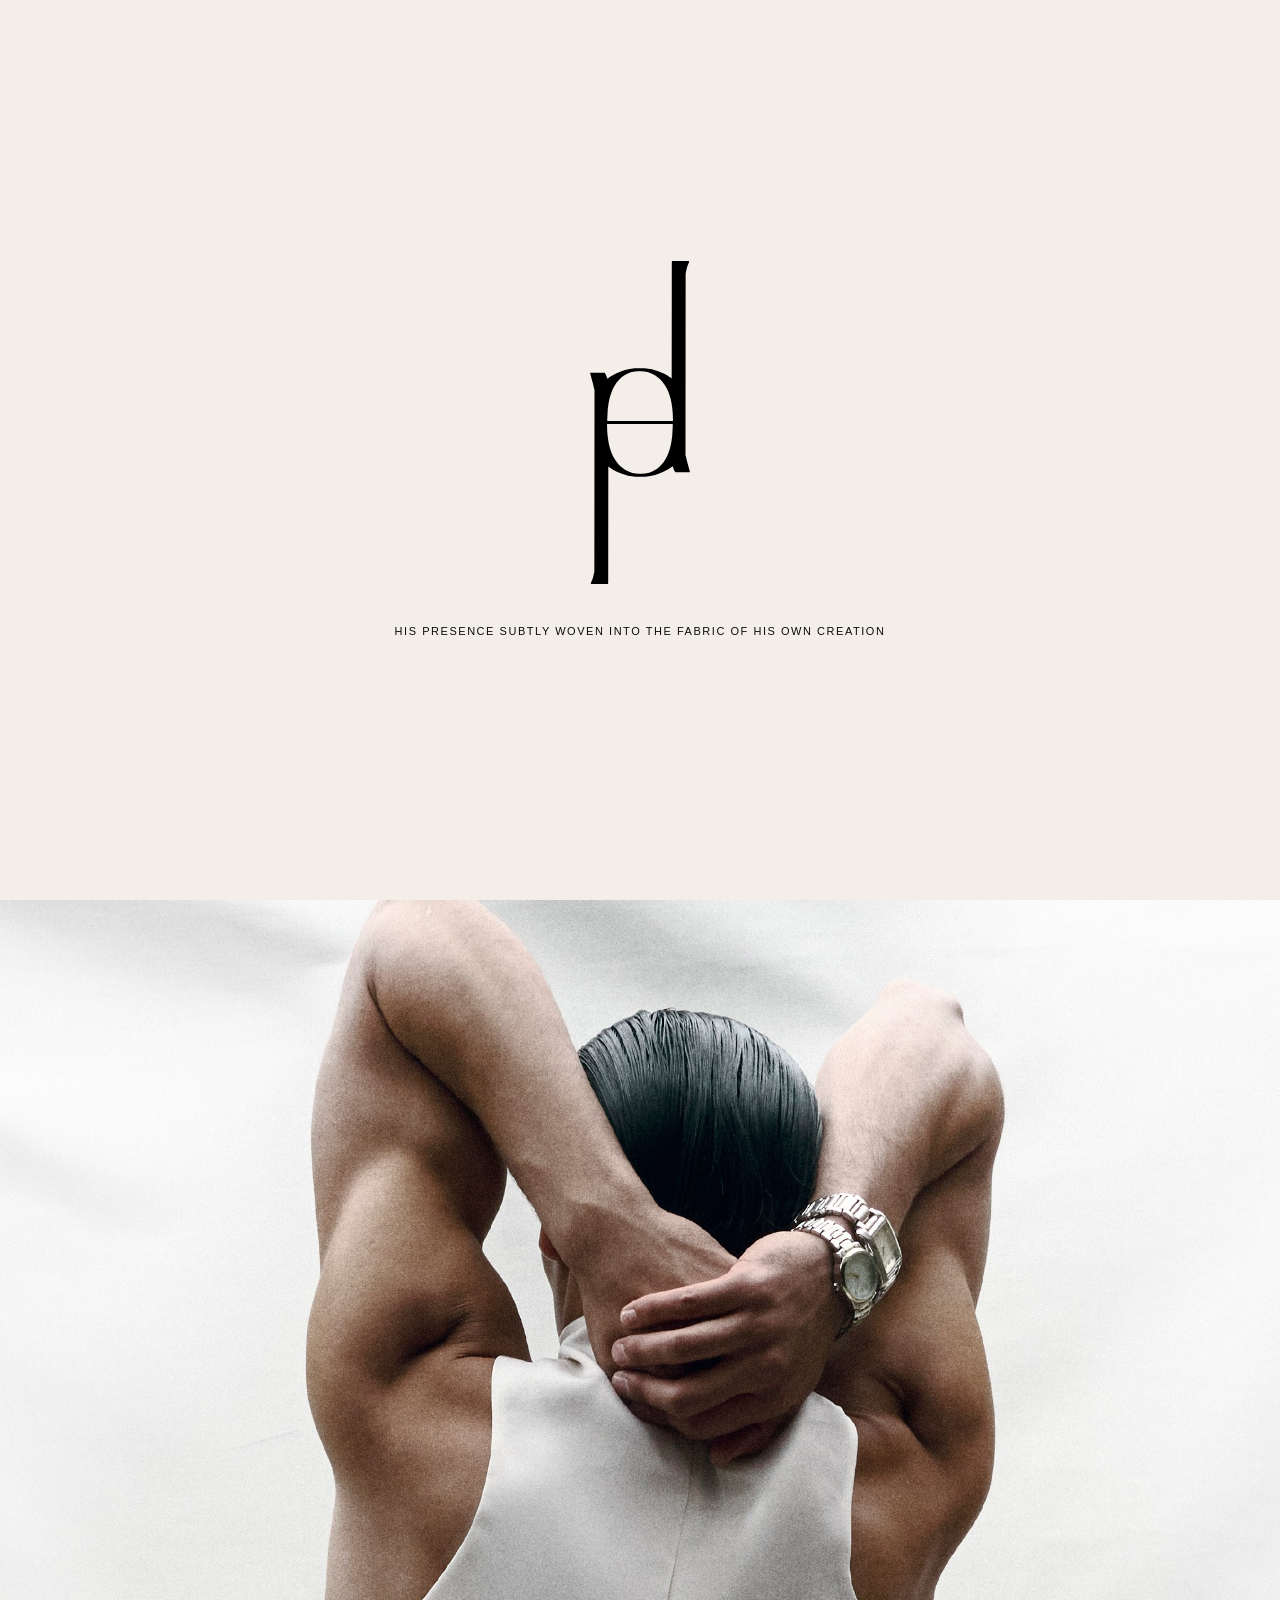
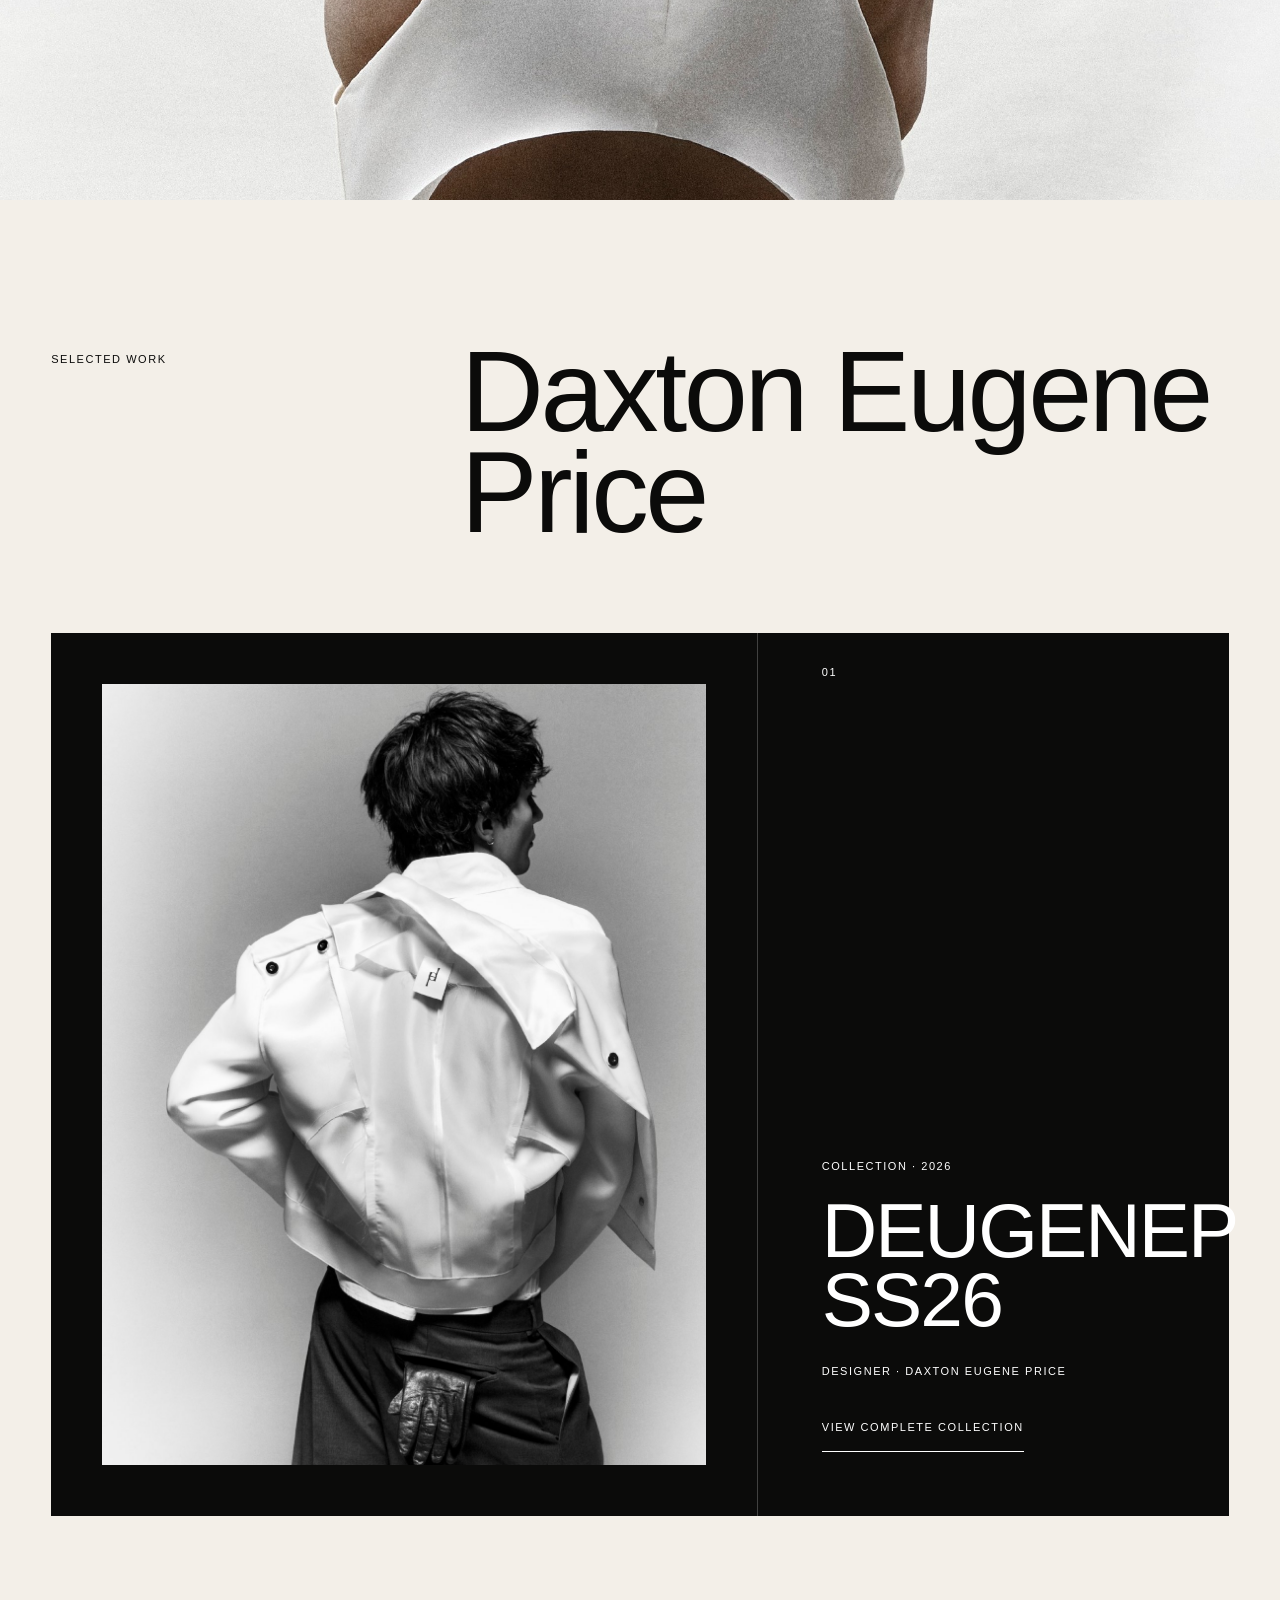
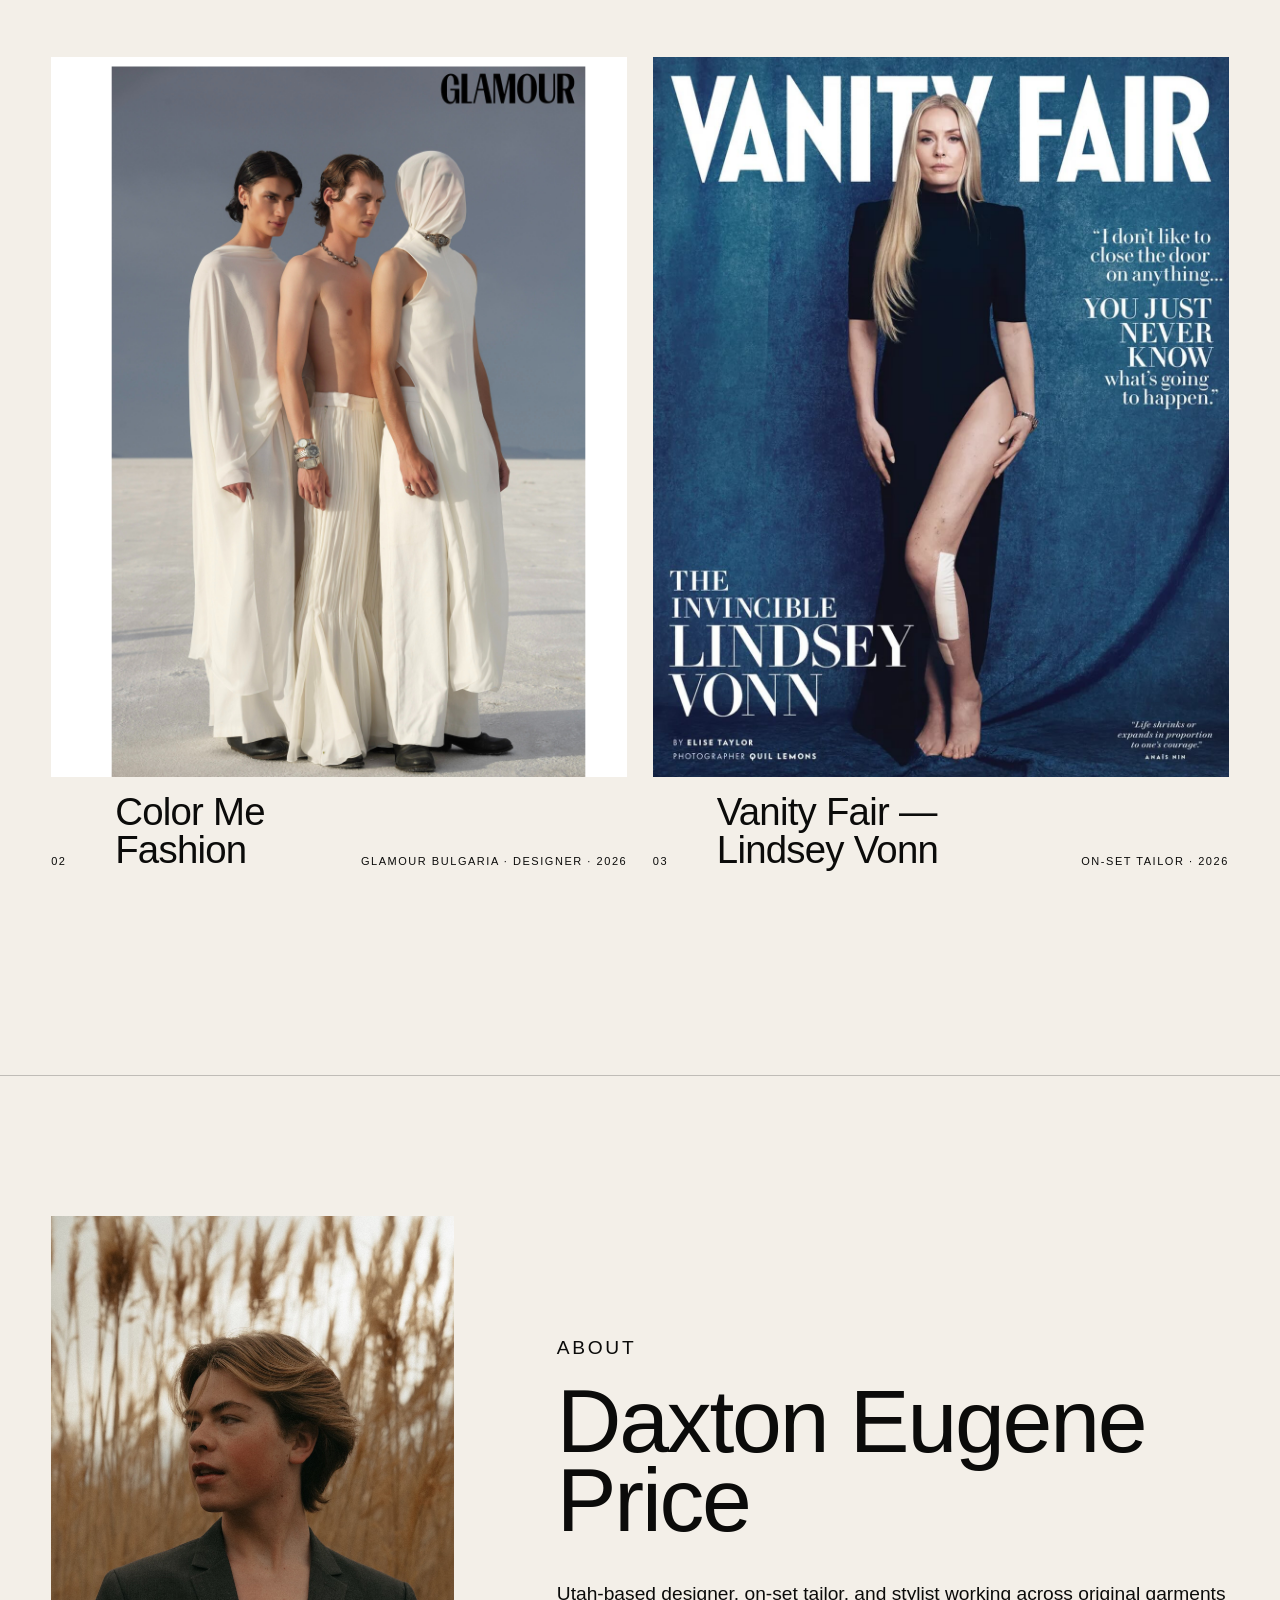
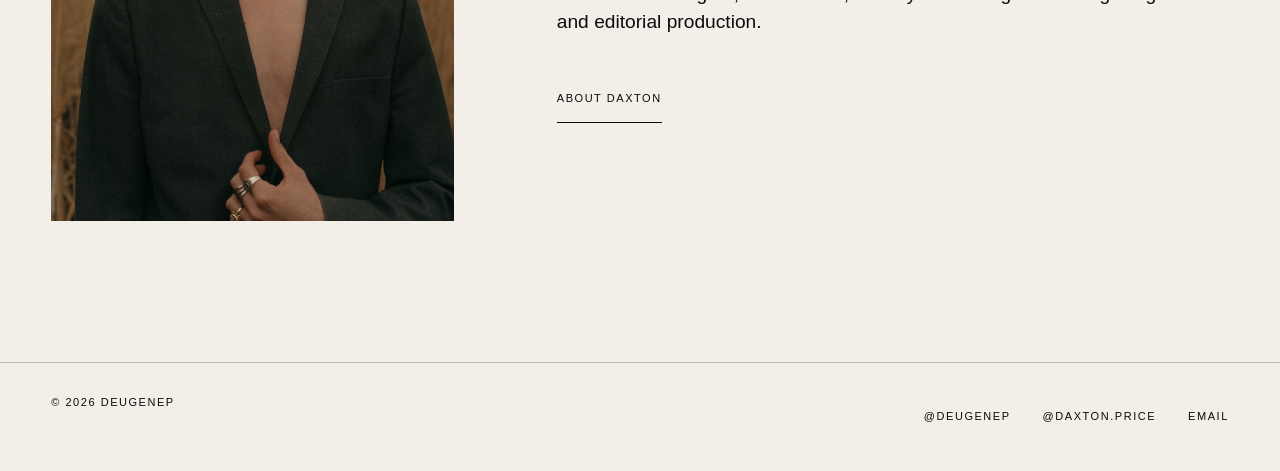
<file: index.html>
<!doctype html>
<html lang="en">
<head><meta charset="utf-8"><meta name="viewport" content="width=device-width,initial-scale=1"><title>dEugenep — Daxton Eugene Price</title><meta name="description" content="Selected fashion design and tailoring work by Daxton Eugene Price."><script>document.documentElement.classList.add('js')</script><link rel="stylesheet" href="styles.css"><style>.opening>img{width:auto;height:clamp(260px,36vh,390px);max-width:50vw;object-fit:contain}.opening-photo{width:100%;height:100svh;aspect-ratio:auto;object-fit:cover;object-position:50% 10%}@media(max-width:960px){.opening-photo{object-position:center 8%}}@media(max-width:700px){.opening>img{height:clamp(240px,34vh,330px);max-width:58vw}.opening-photo{height:100svh;object-position:center center}}</style></head>
<body class="home">
  <a class="site-logo" href="#top" aria-label="dEugenep home"><img src="assets/deugenep-logo.svg" width="390" height="1250" alt=""></a>
  <nav class="site-nav" aria-label="Primary navigation"><a href="work.html">Work</a><a href="ss26.html">SS26</a><a href="about.html">About</a></nav>
  <div class="page-enter" id="top"><main>
    <section class="opening" data-opening><img src="assets/deugenep-logo.svg" width="390" height="1250" alt="dEugenep"><p>his presence subtly woven into the fabric of his own creation</p></section>
    <img class="opening-photo reveal" src="assets/opening-ss26.jpg" width="2040" height="2640" alt="Opening look from the dEugenep SS26 collection" fetchpriority="high">
    <header class="selected-band reveal"><p class="kicker">Selected work</p><h1>Daxton Eugene Price</h1></header>
    <section class="ss26-feature reveal">
      <div class="ss26-feature-media"><img src="assets/ss26/page-04.jpg" width="1224" height="1584" alt="The Shell of a Man from dEugenep SS26"></div>
      <div class="ss26-feature-copy utility"><span class="project-index">01</span><p>Collection · 2026</p><h2>dEugenep SS26</h2><p>Designer · Daxton Eugene Price</p><a class="text-link" href="ss26.html">View complete collection</a></div>
    </section>
    <section class="editorial-grid-home" aria-label="Editorial and tailoring work">
      <a class="editorial-card reveal" href="https://www.instagram.com/deugenep/p/DapD14WlB2Q/" target="_blank" rel="noreferrer"><div class="editorial-media"><img src="assets/glamour-cover.jpg" width="2432" height="3040" alt="Color Me Fashion in Glamour Bulgaria" loading="lazy" decoding="async"></div><div class="editorial-caption"><span class="project-index">02</span><h2>Color Me Fashion</h2><p class="meta">Glamour Bulgaria · Designer · 2026</p></div></a>
      <a class="editorial-card reveal" href="https://www.instagram.com/daxton.price/p/DZIPLlQzH2H/" target="_blank" rel="noreferrer"><div class="editorial-media"><img src="assets/vanity-cover.jpg" width="1200" height="1500" alt="Vanity Fair cover featuring Lindsey Vonn" loading="lazy" decoding="async"></div><div class="editorial-caption"><span class="project-index">03</span><h2>Vanity Fair — Lindsey Vonn</h2><p class="meta">On-set tailor · 2026</p></div></a>
    </section>
    <section class="about-teaser reveal"><img src="assets/dax-portrait.jpg" width="1600" height="2400" alt="Daxton Eugene Price" loading="lazy" decoding="async"><div><p class="kicker">About</p><h2>Daxton Eugene Price</h2><p>Utah-based designer, on-set tailor, and stylist working across original garments and editorial production.</p><a class="text-link utility" href="about.html">About Daxton</a></div></section>
  </main><footer class="footer"><span>© <span data-year></span> dEugenep</span><a href="https://www.instagram.com/deugenep/" target="_blank" rel="noreferrer">@deugenep</a><a href="https://www.instagram.com/daxton.price/" target="_blank" rel="noreferrer">@daxton.price</a><a href="mailto:daxtonprice1@gmail.com">Email</a></footer></div>
  <script src="site.js"></script>
</body></html>
</file>
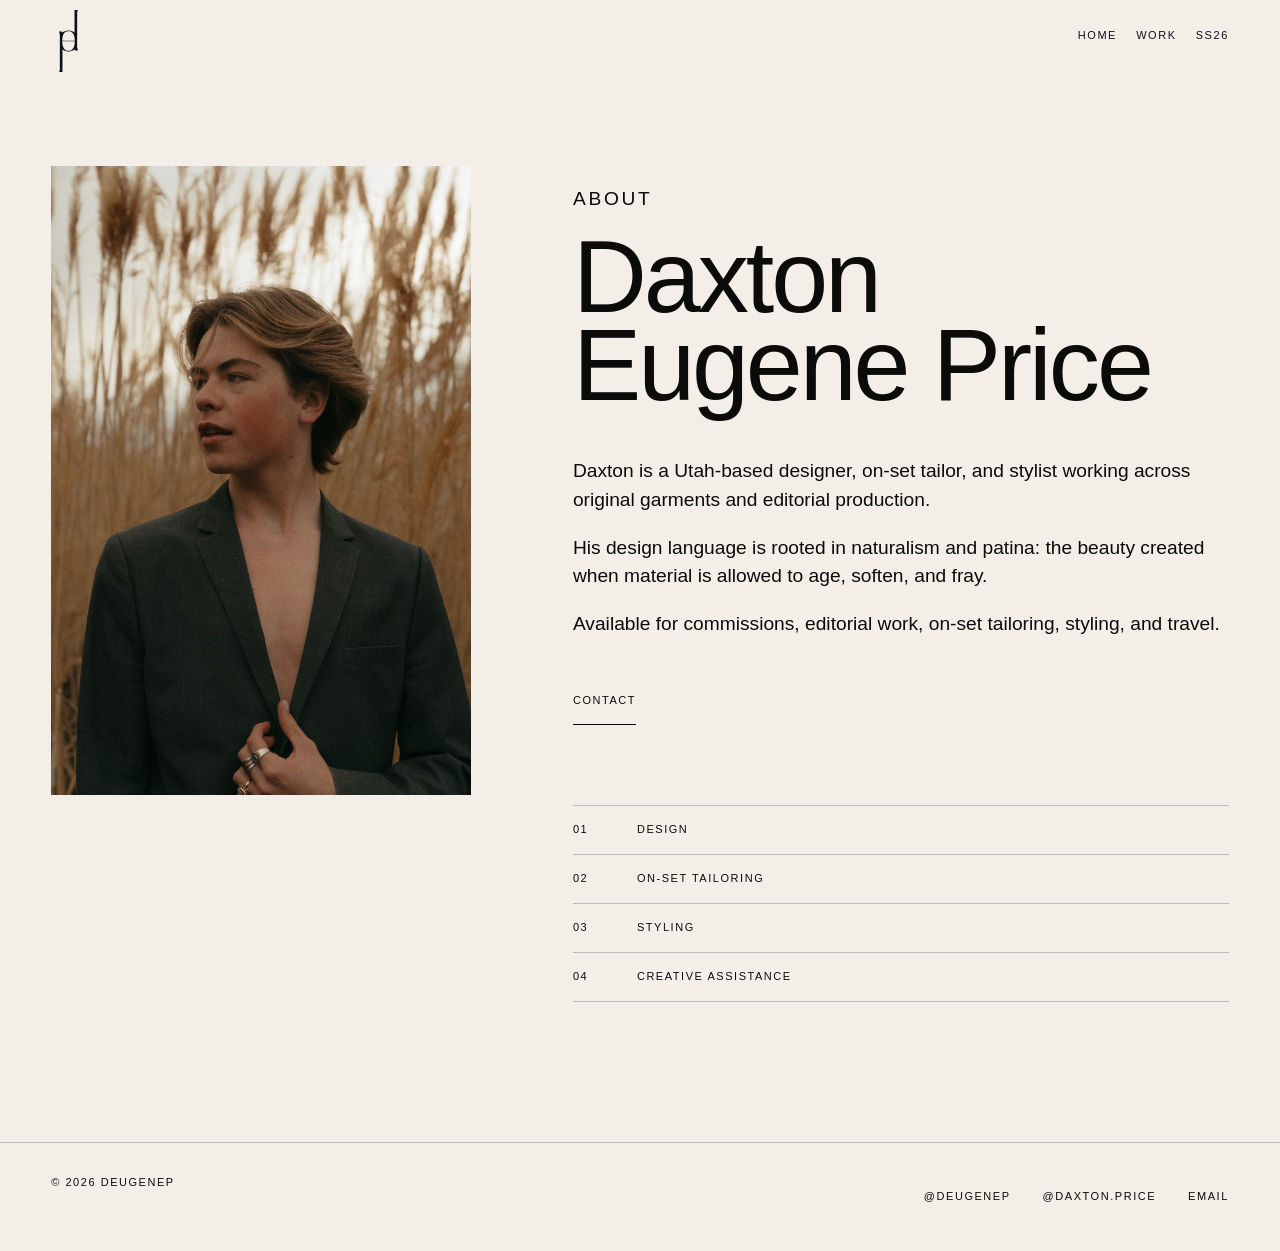
<file: about.html>
<!doctype html><html lang="en"><head><meta charset="utf-8"><meta name="viewport" content="width=device-width,initial-scale=1"><title>About — dEugenep</title><meta name="description" content="About Utah designer, on-set tailor, and stylist Daxton Eugene Price."><script>document.documentElement.classList.add('js')</script><link rel="stylesheet" href="styles.css"></head><body class="inner-page"><a class="site-logo" href="index.html" aria-label="dEugenep home"><img src="assets/deugenep-logo.svg" width="390" height="1250" alt=""></a><nav class="site-nav" aria-label="Primary navigation"><a href="index.html">Home</a><a href="work.html">Work</a><a href="ss26.html">SS26</a></nav><div class="page-enter"><main><section class="about-layout"><img src="assets/dax-portrait.jpg" width="1600" height="2400" alt="Daxton Eugene Price"><div class="about-copy"><p class="kicker">About</p><h1>Daxton Eugene Price</h1><p>Daxton is a Utah-based designer, on-set tailor, and stylist working across original garments and editorial production.</p><p>His design language is rooted in naturalism and patina: the beauty created when material is allowed to age, soften, and fray.</p><p>Available for commissions, editorial work, on-set tailoring, styling, and travel.</p><a class="text-link utility" href="mailto:daxtonprice1@gmail.com">Contact</a><div class="practice utility"><div class="practice-row"><span>01</span><span>Design</span></div><div class="practice-row"><span>02</span><span>On-set tailoring</span></div><div class="practice-row"><span>03</span><span>Styling</span></div><div class="practice-row"><span>04</span><span>Creative assistance</span></div></div></div></section></main><footer class="footer"><span>© <span data-year></span> dEugenep</span><a href="https://www.instagram.com/deugenep/" target="_blank" rel="noreferrer">@deugenep</a><a href="https://www.instagram.com/daxton.price/" target="_blank" rel="noreferrer">@daxton.price</a><a href="mailto:daxtonprice1@gmail.com">Email</a></footer></div><script src="site.js"></script></body></html>
</file>
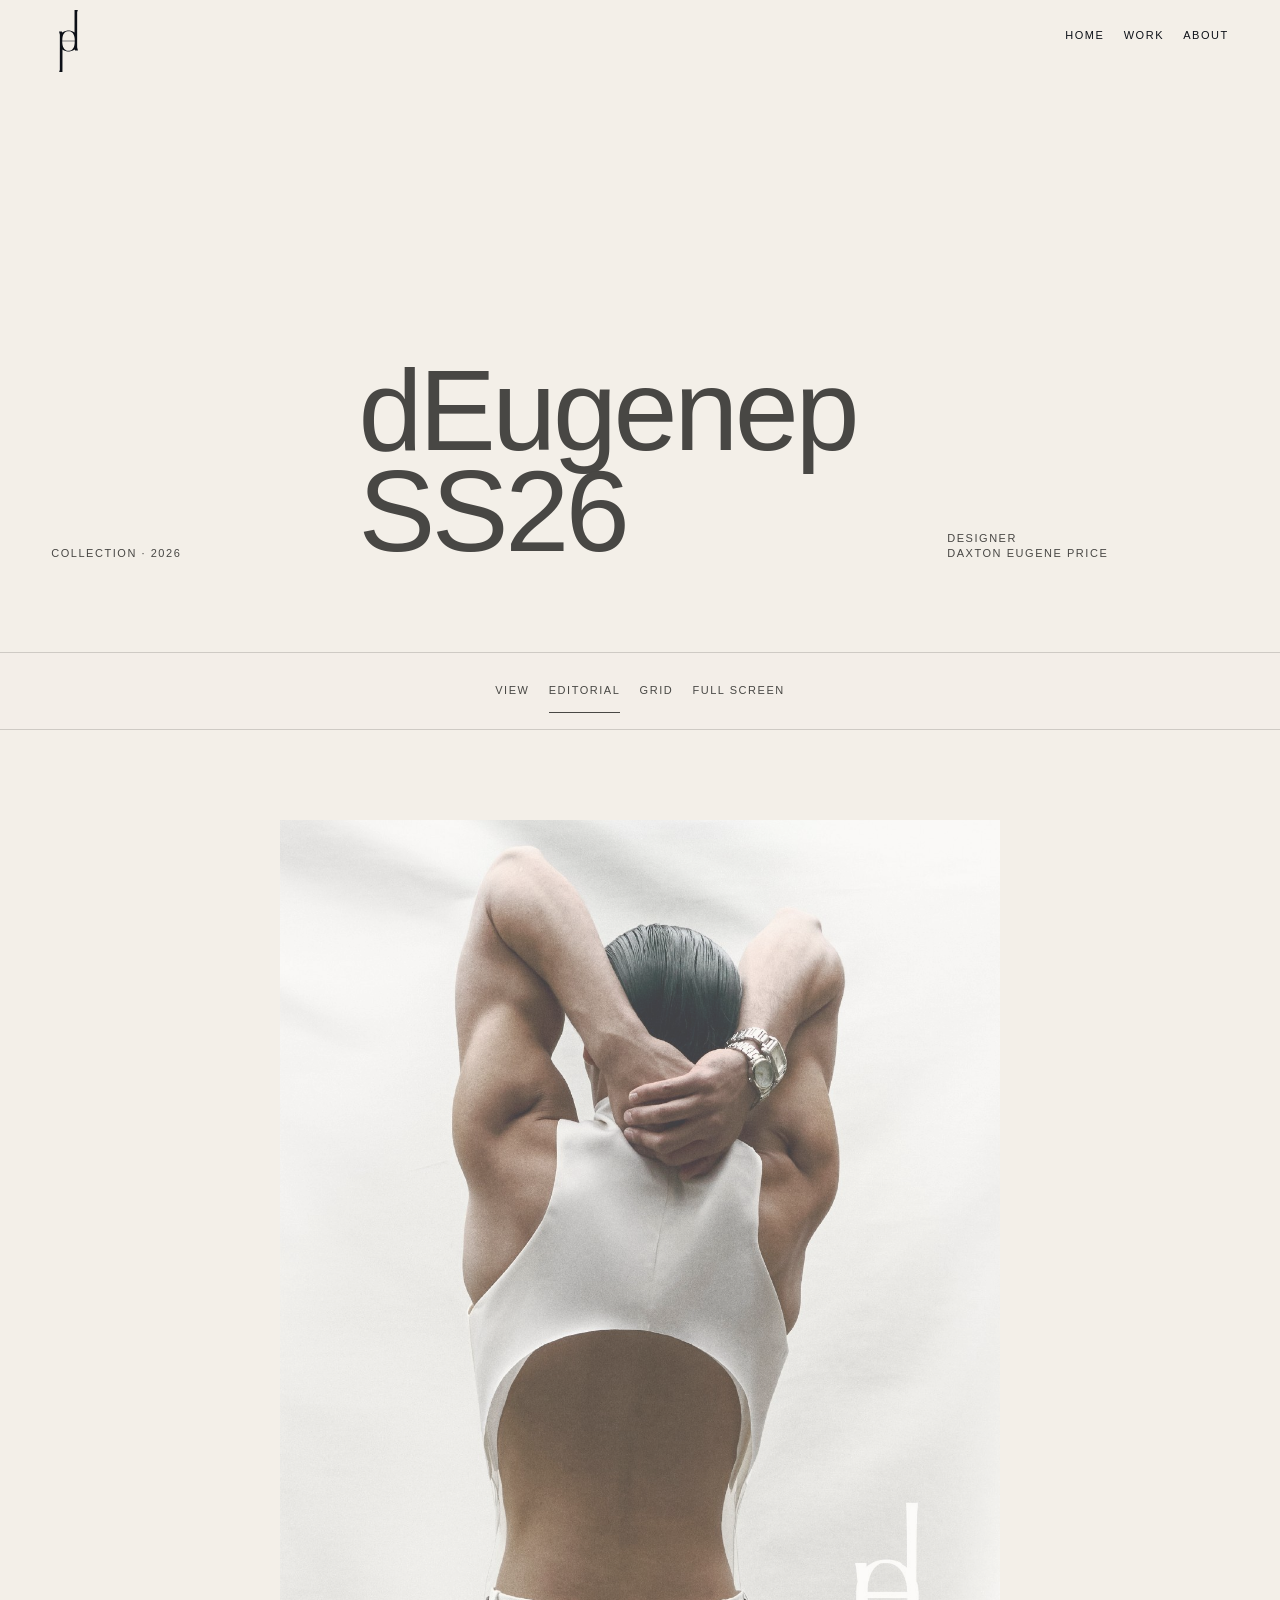
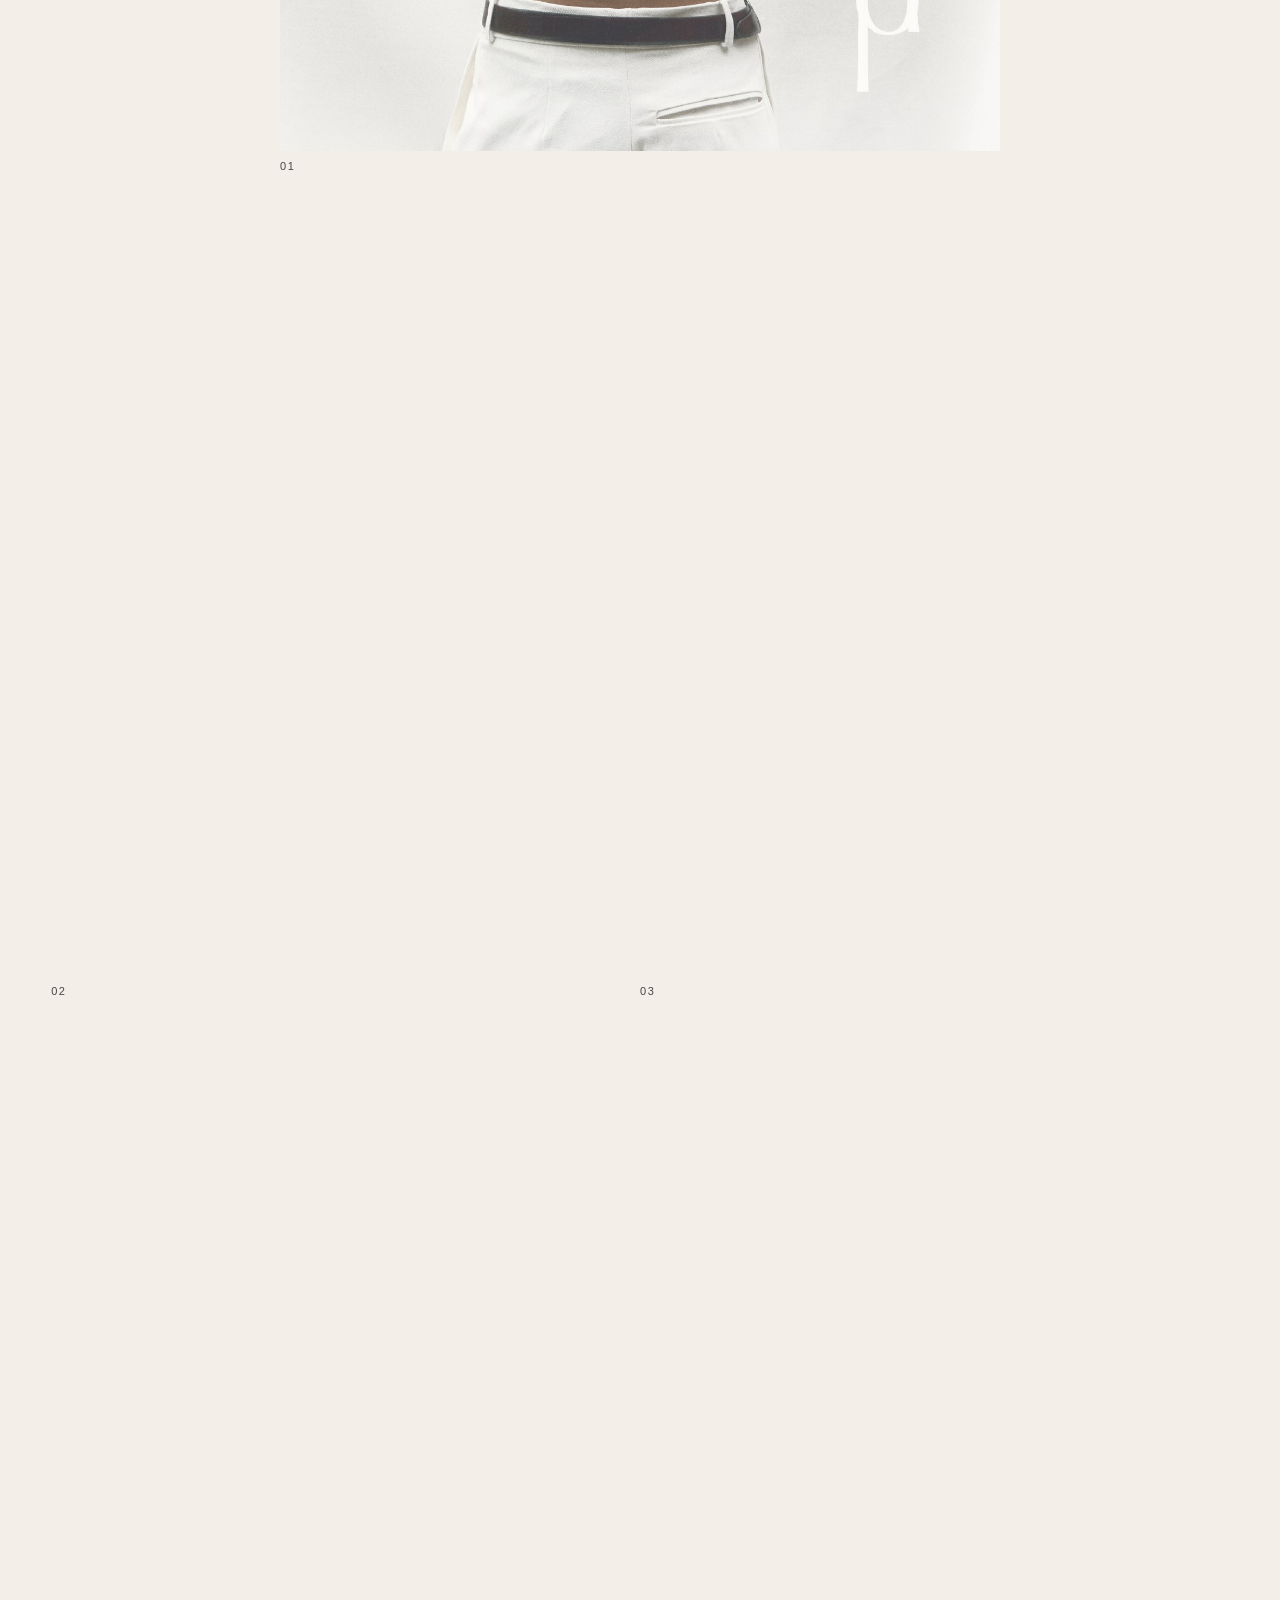
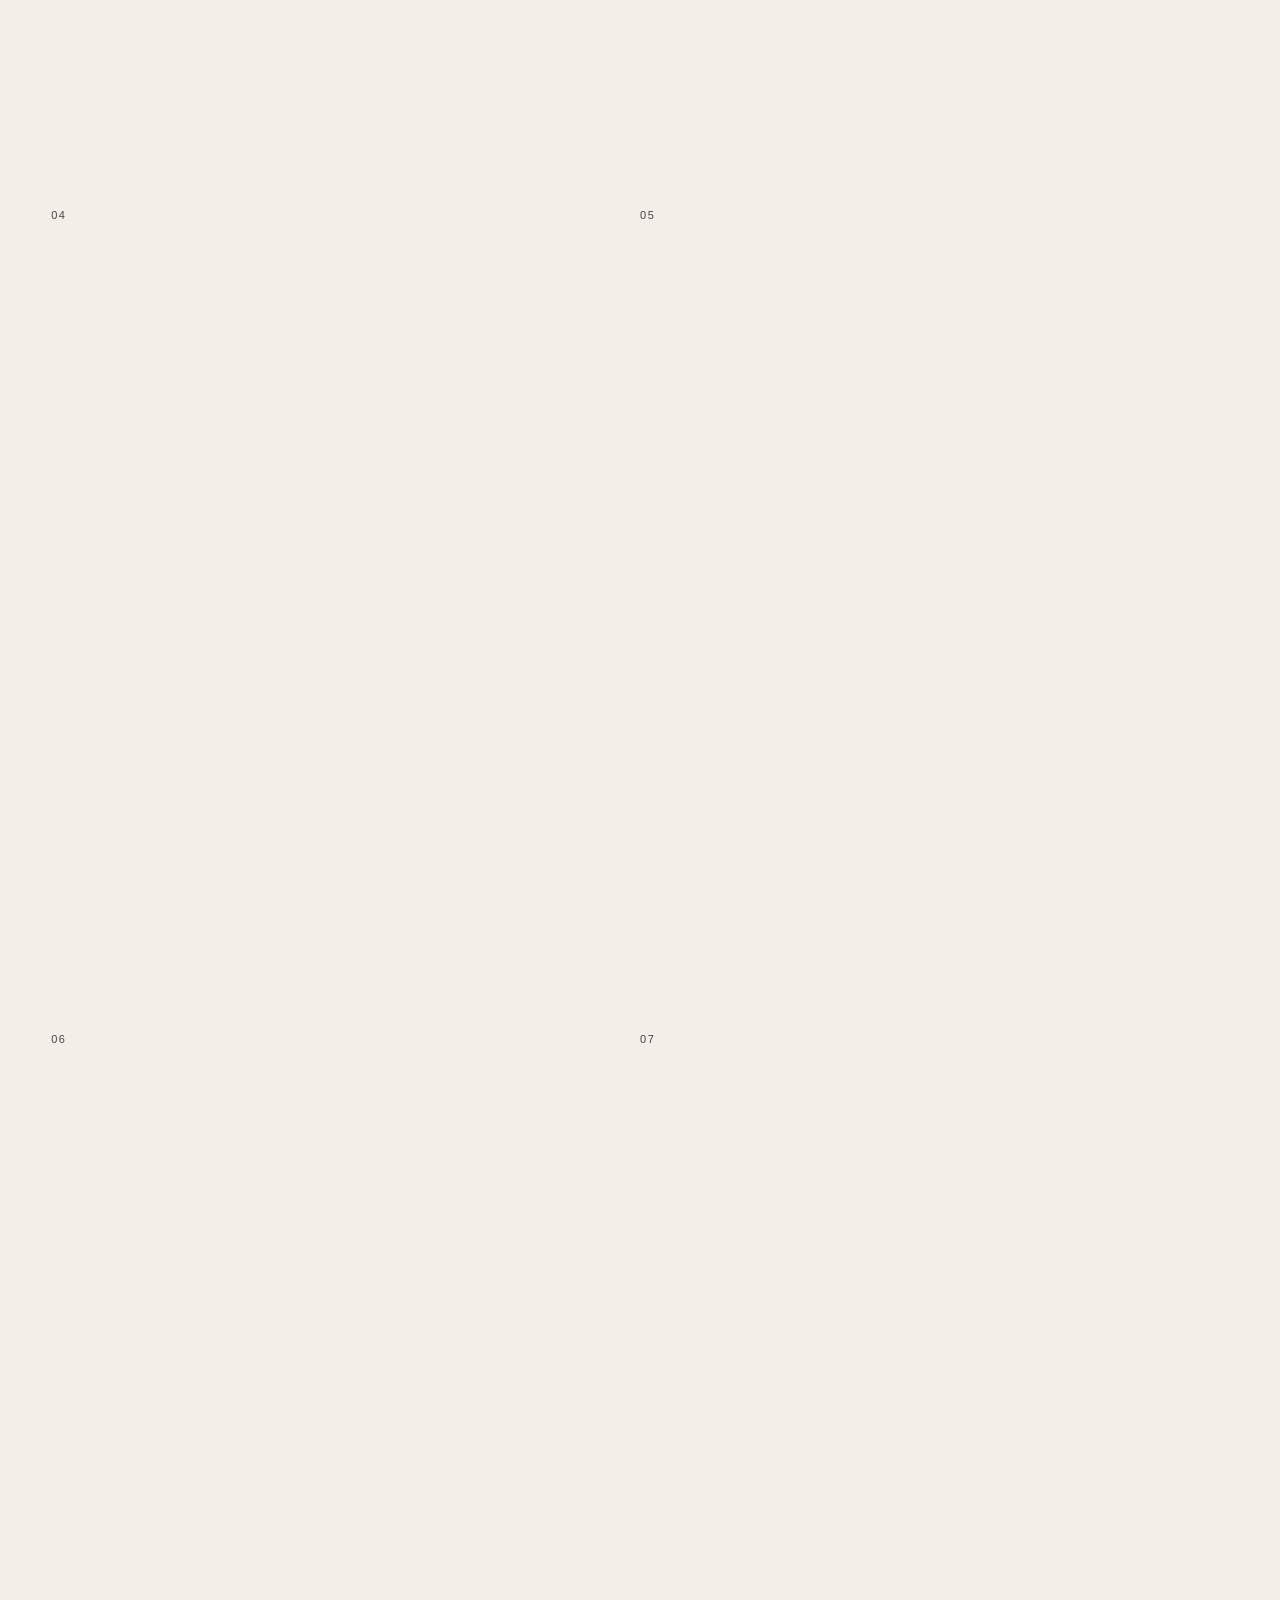
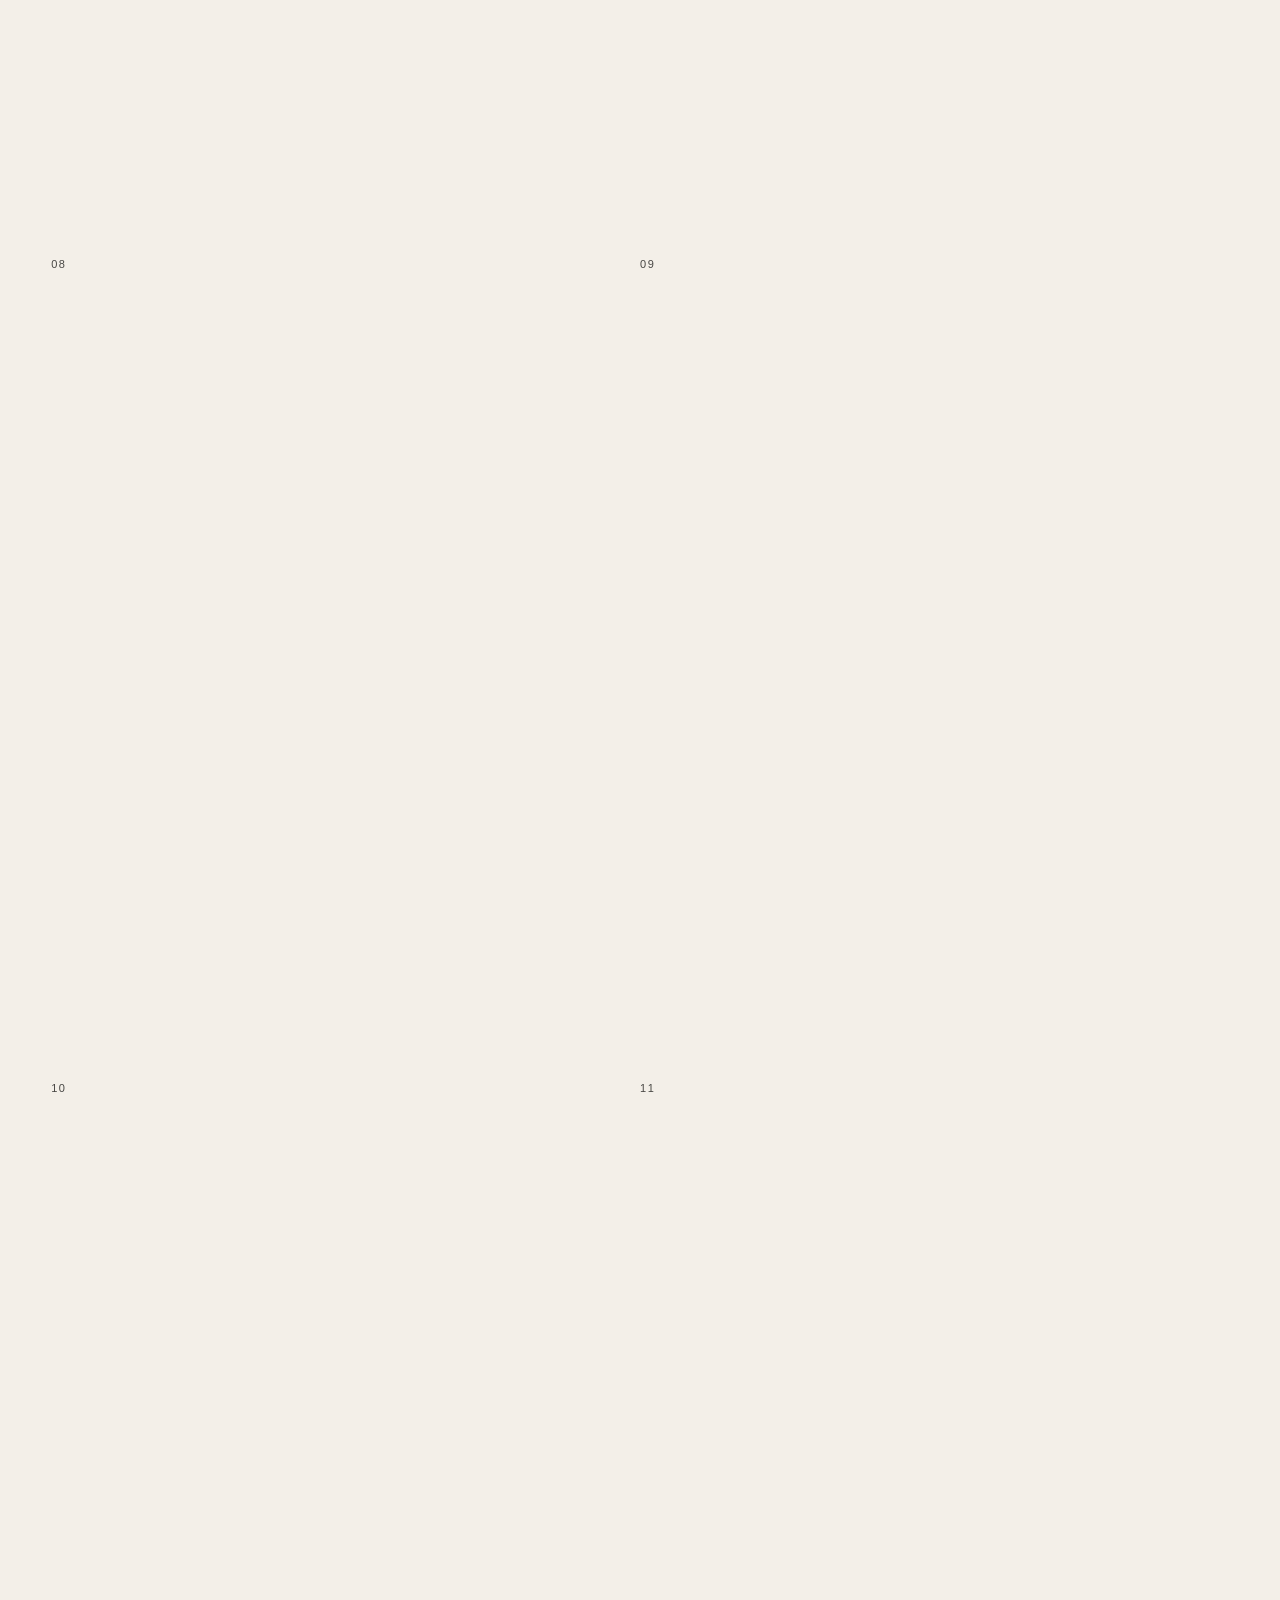
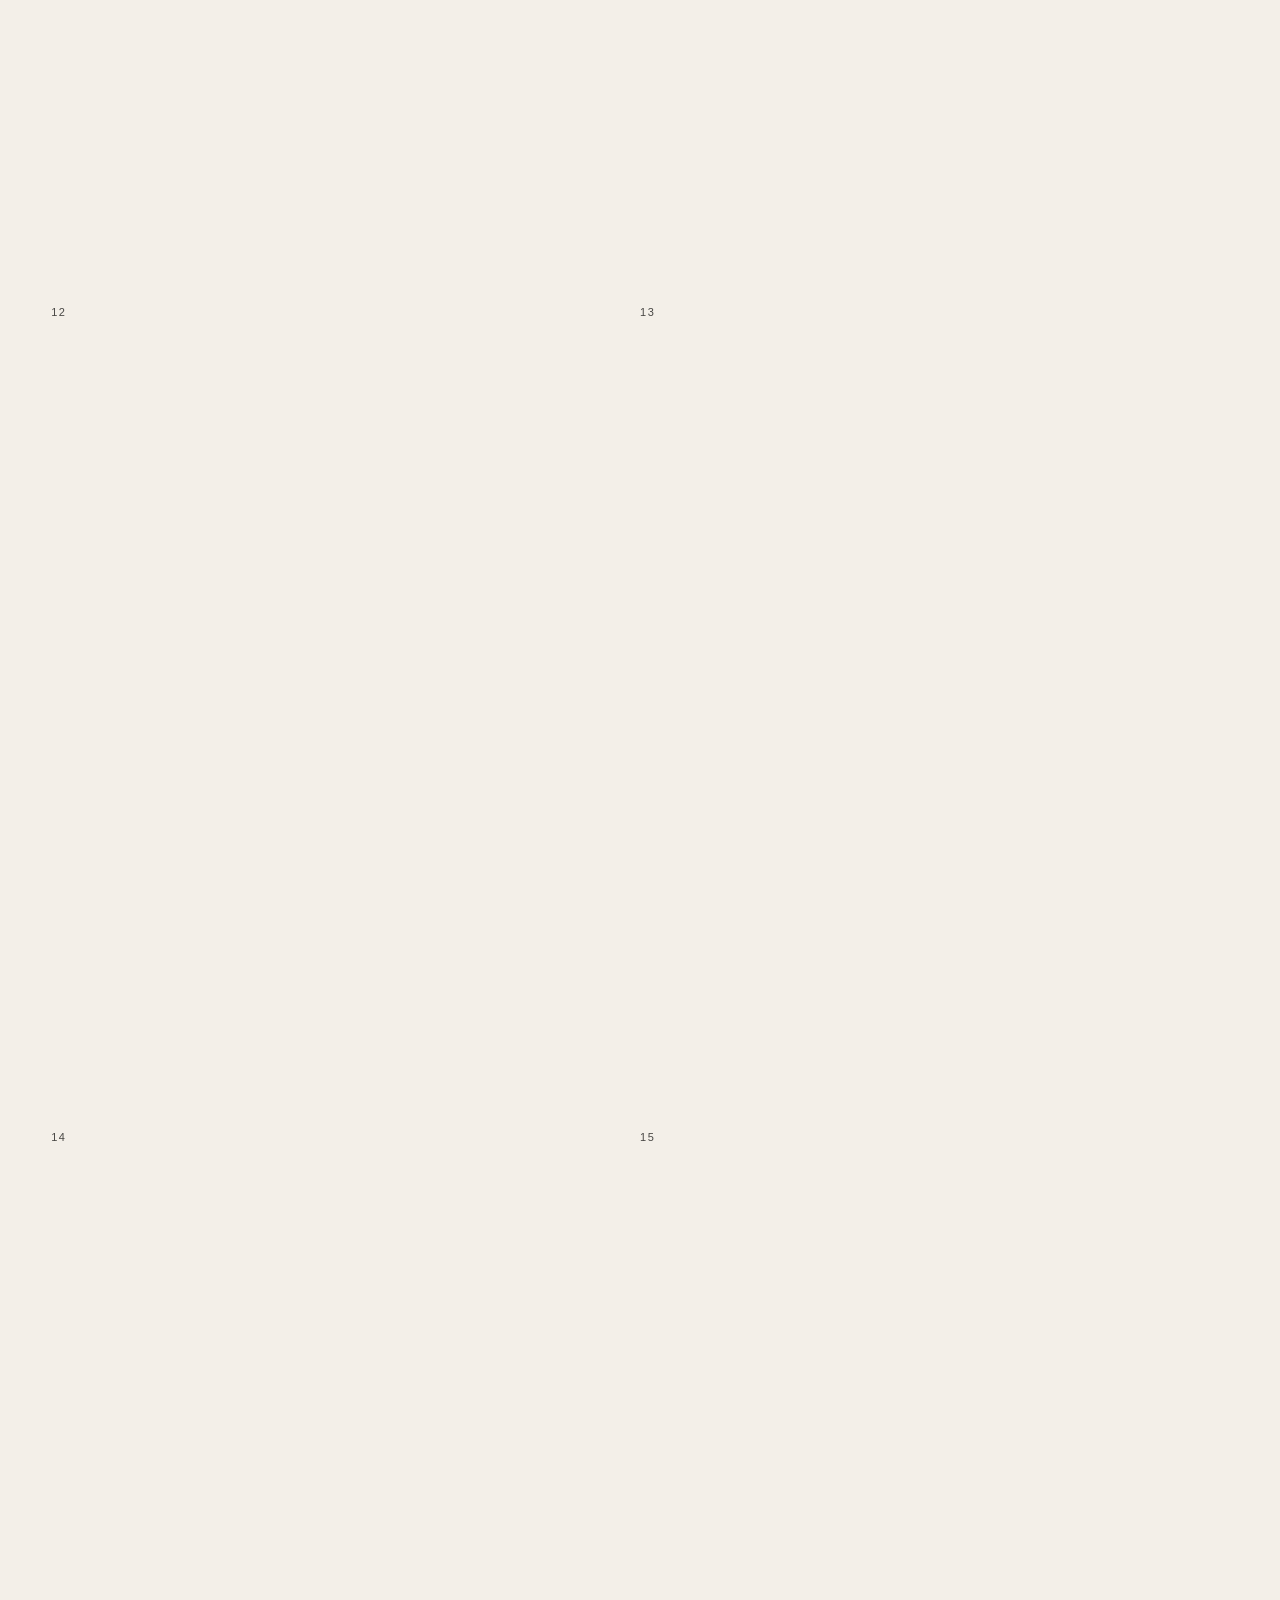
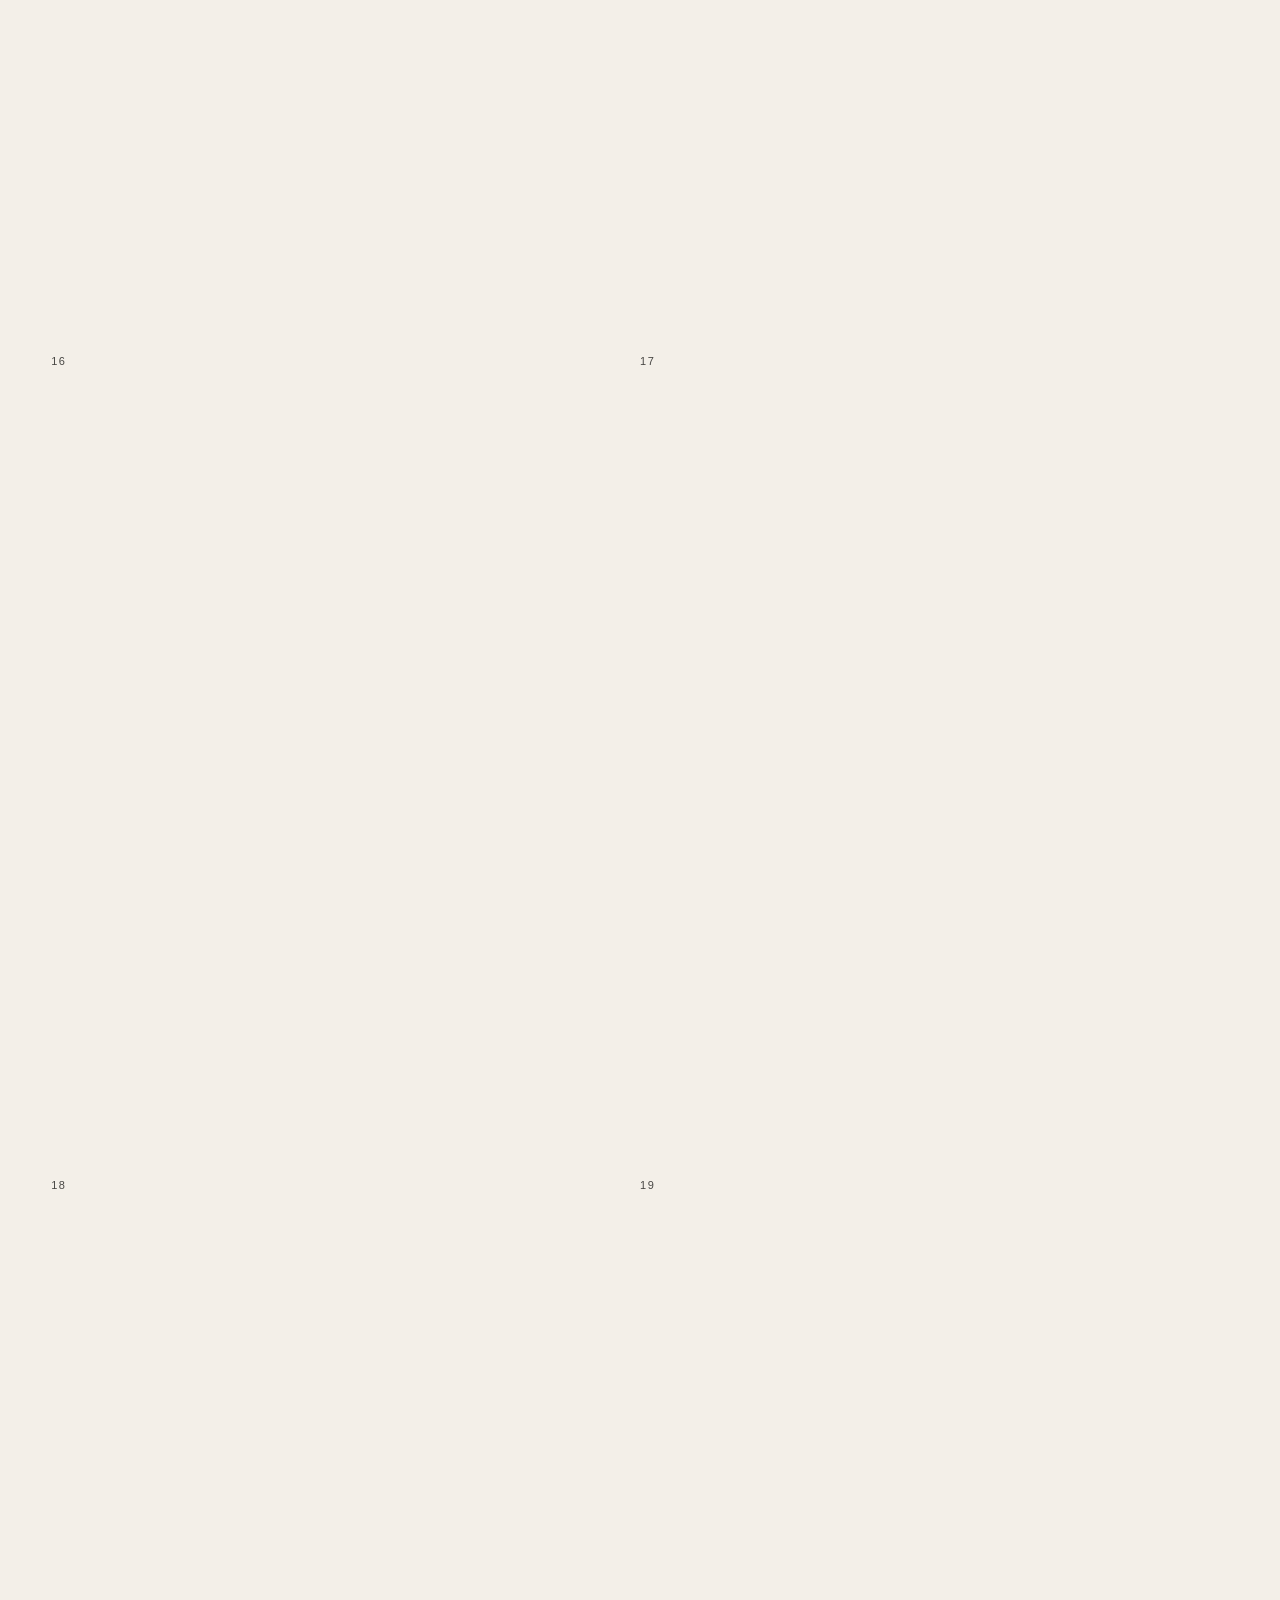
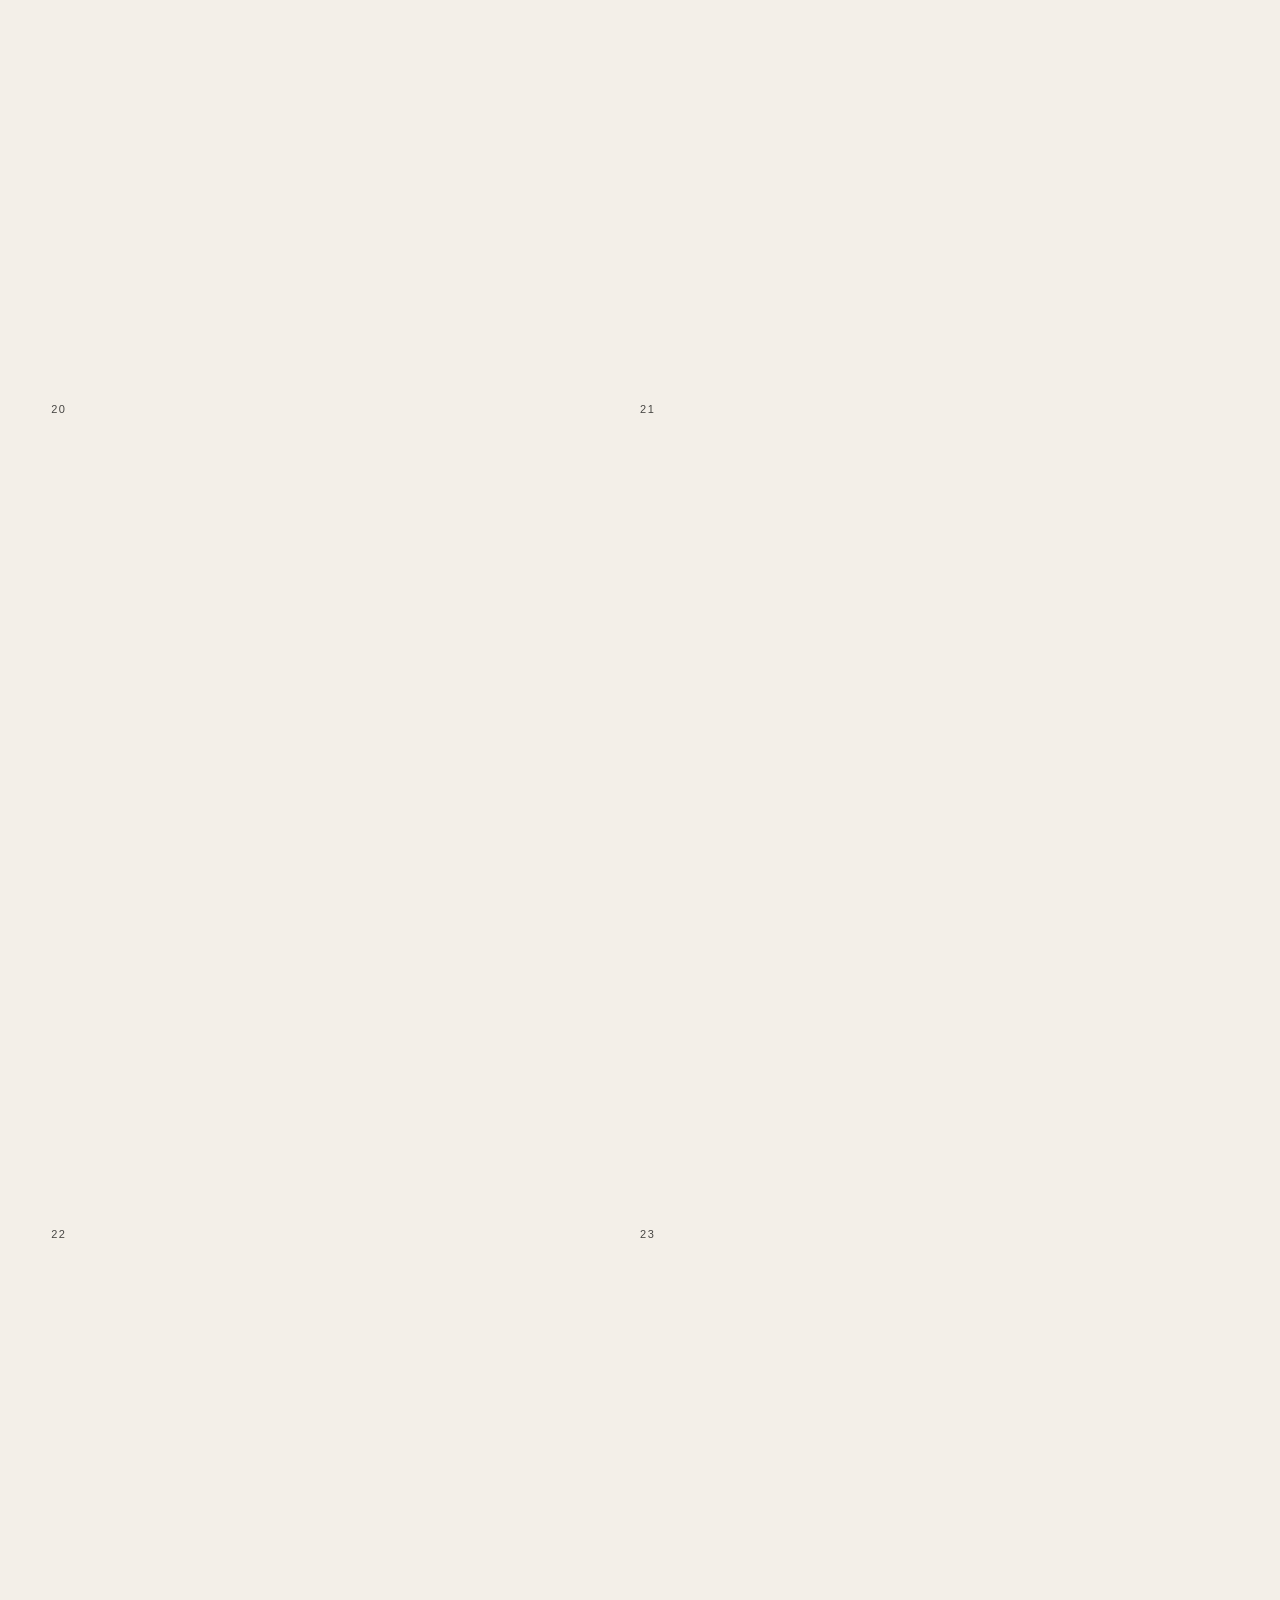
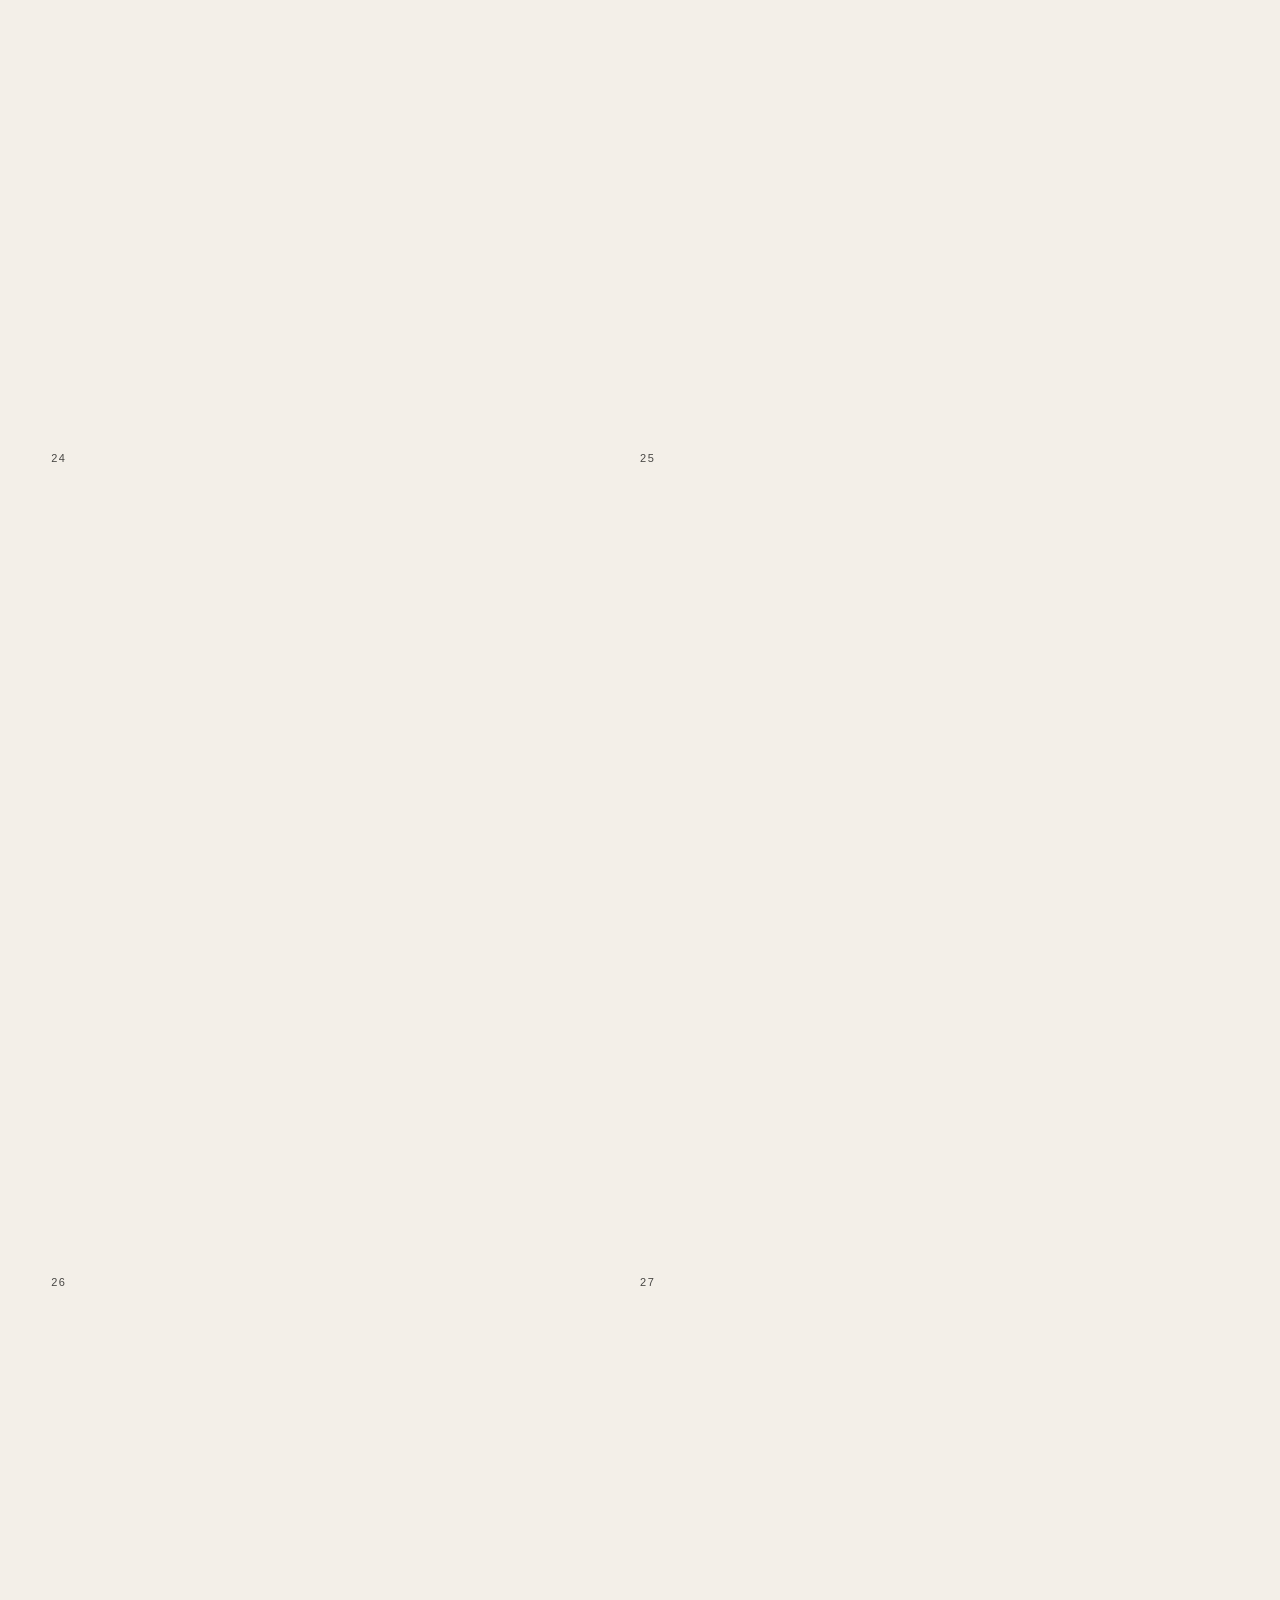
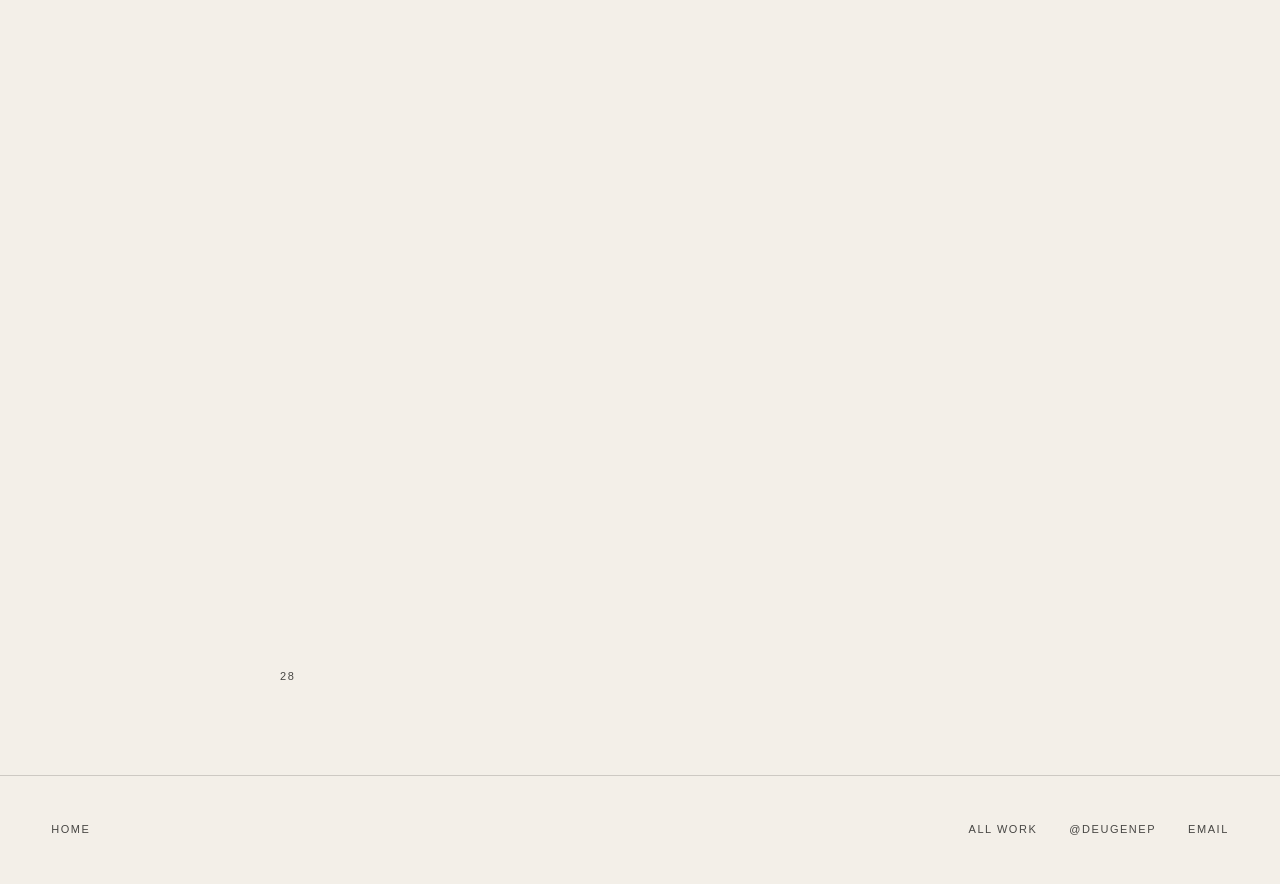
<file: patina.html>
<!doctype html><html lang="en"><head><meta charset="utf-8"><meta name="viewport" content="width=device-width,initial-scale=1"><meta http-equiv="refresh" content="0;url=ss26.html"><title>dEugenep SS26</title><link rel="stylesheet" href="styles.css"></head><body><main class="alias-page"><div><h1>dEugenep SS26</h1><a class="text-link utility" href="ss26.html">View collection</a></div></main></body></html>
</file>
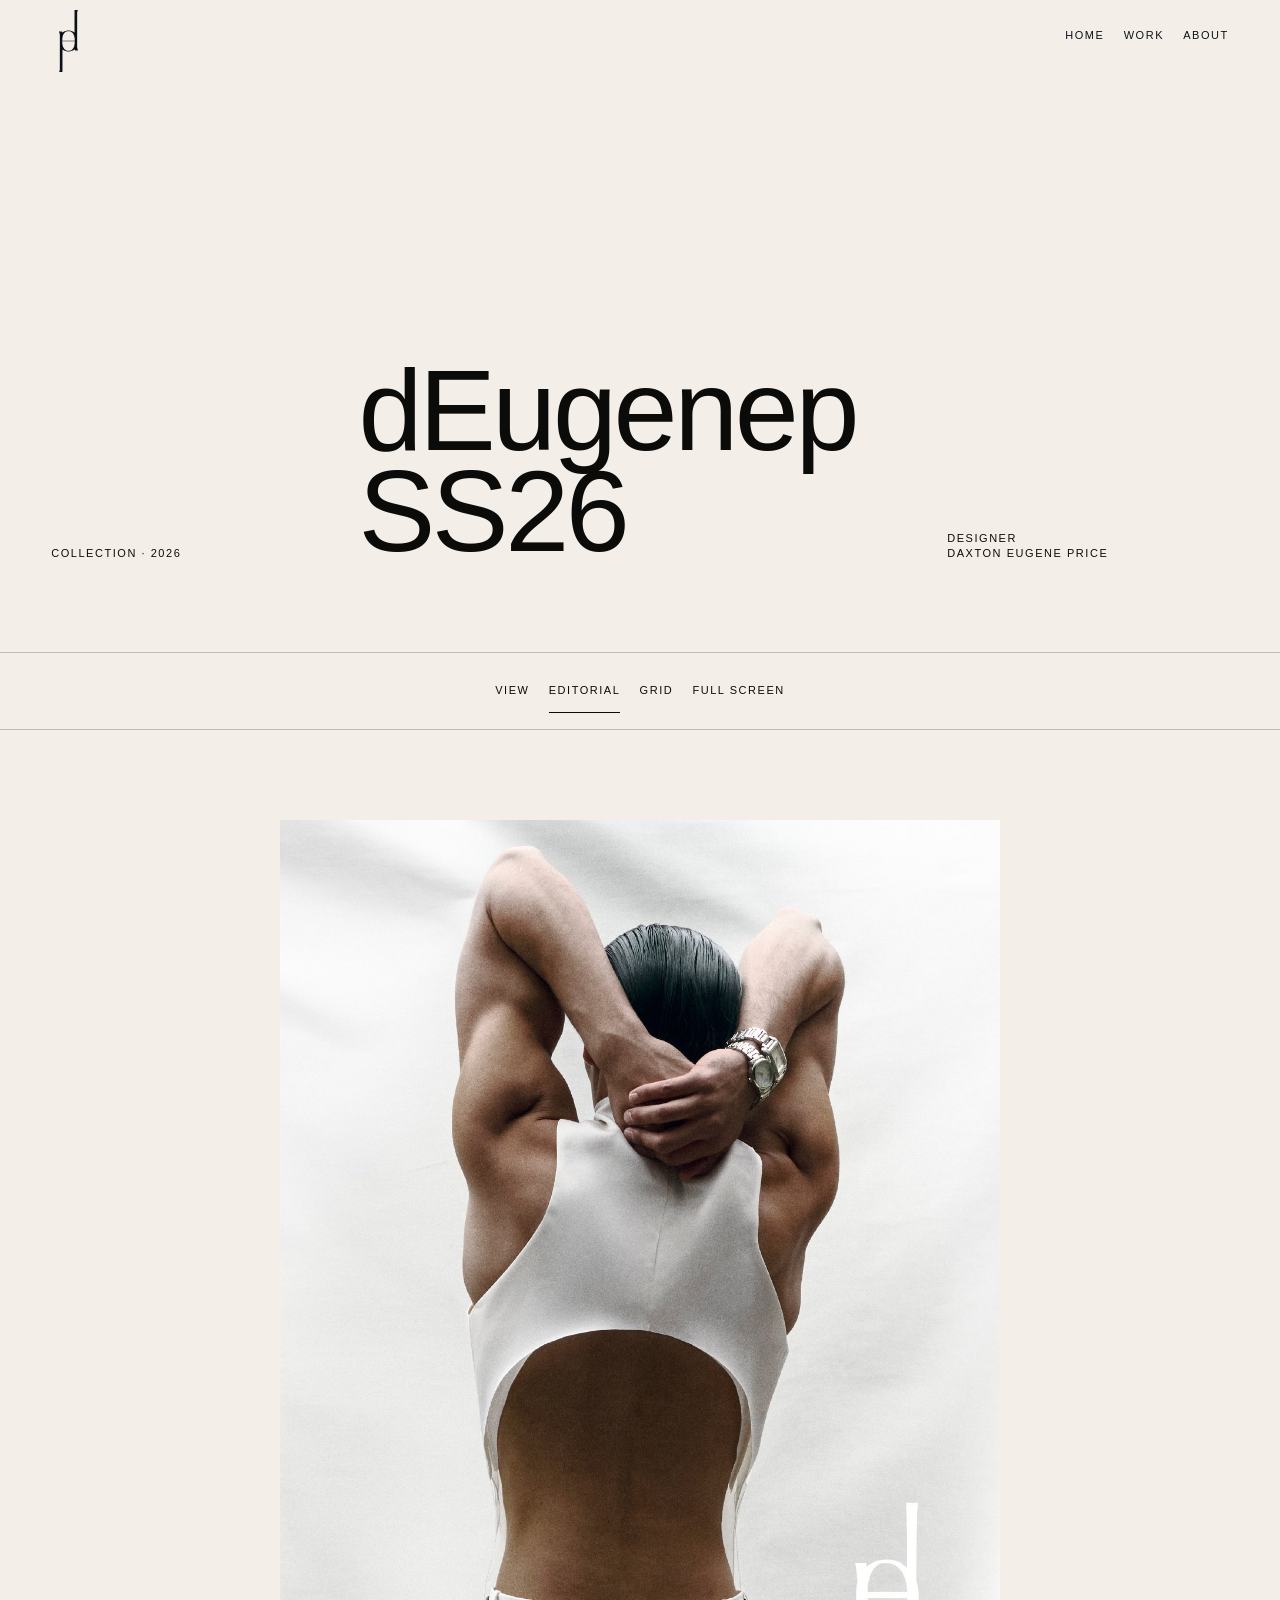
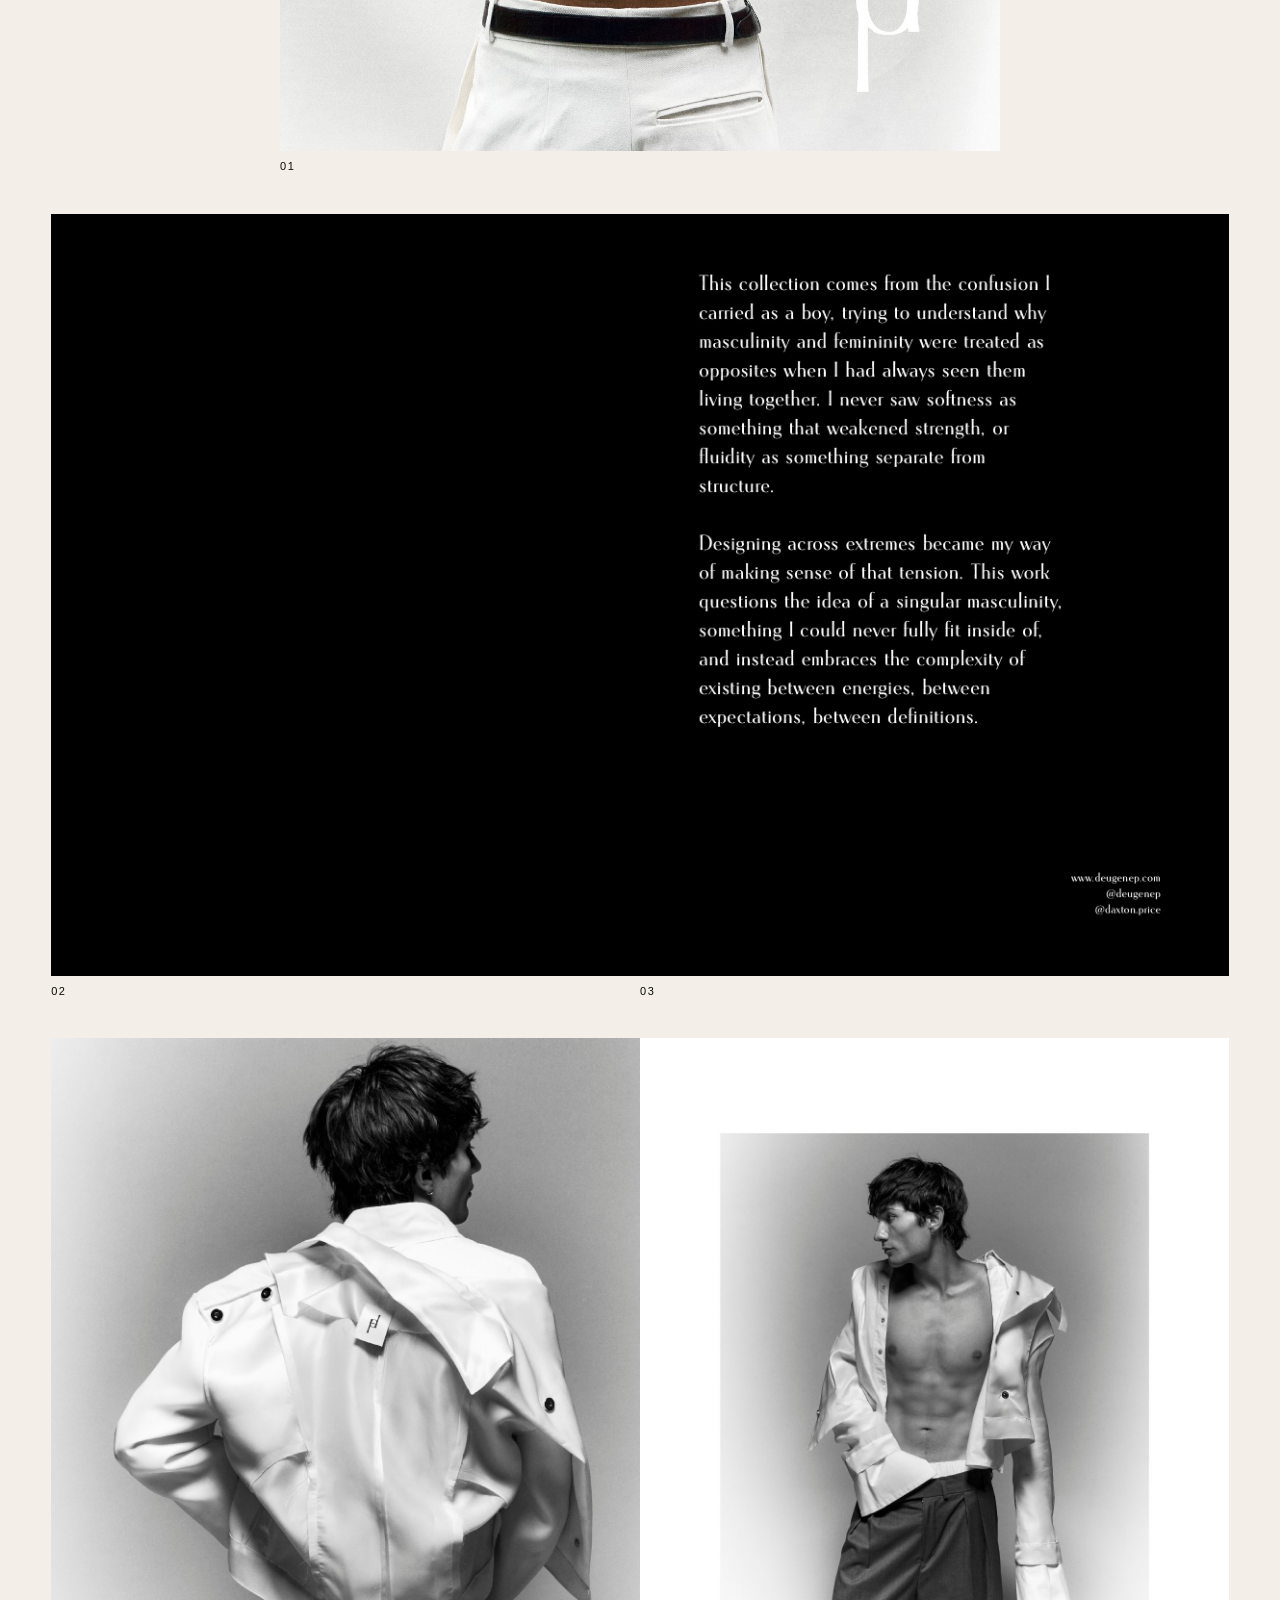
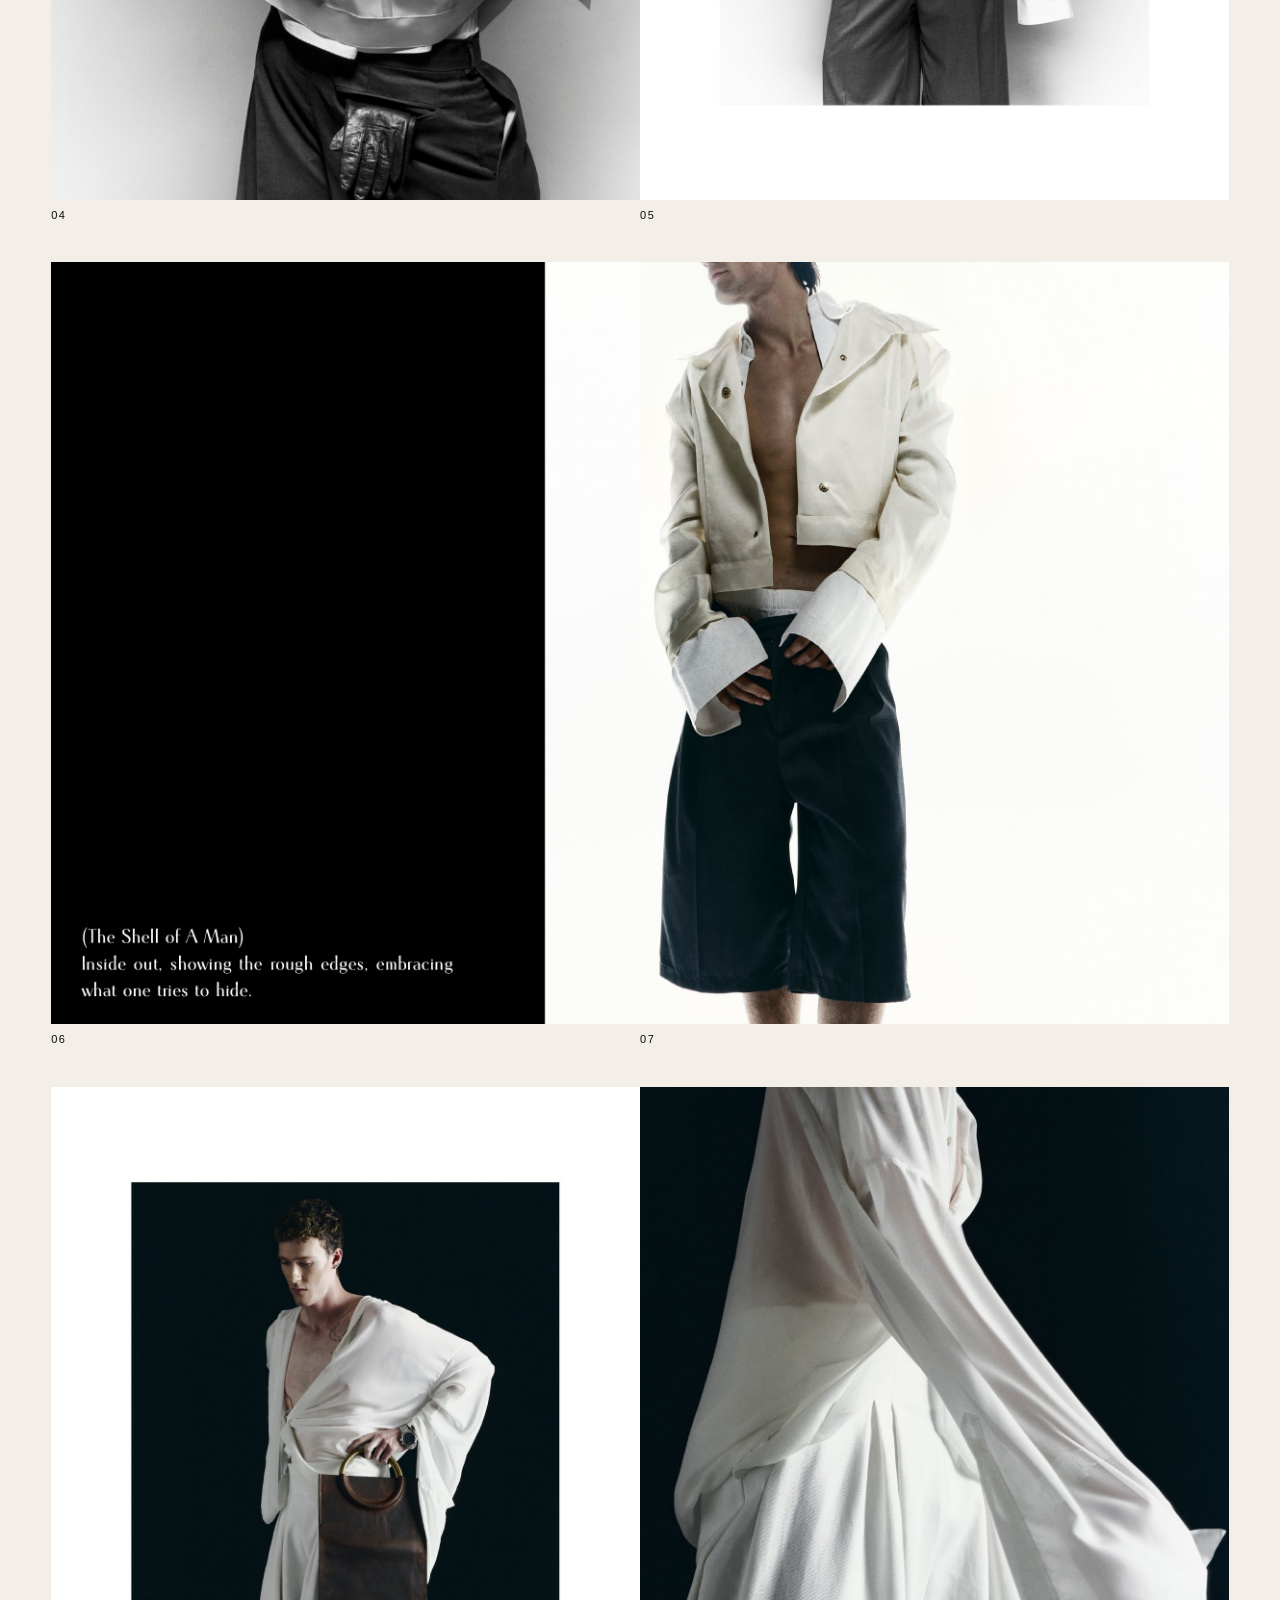
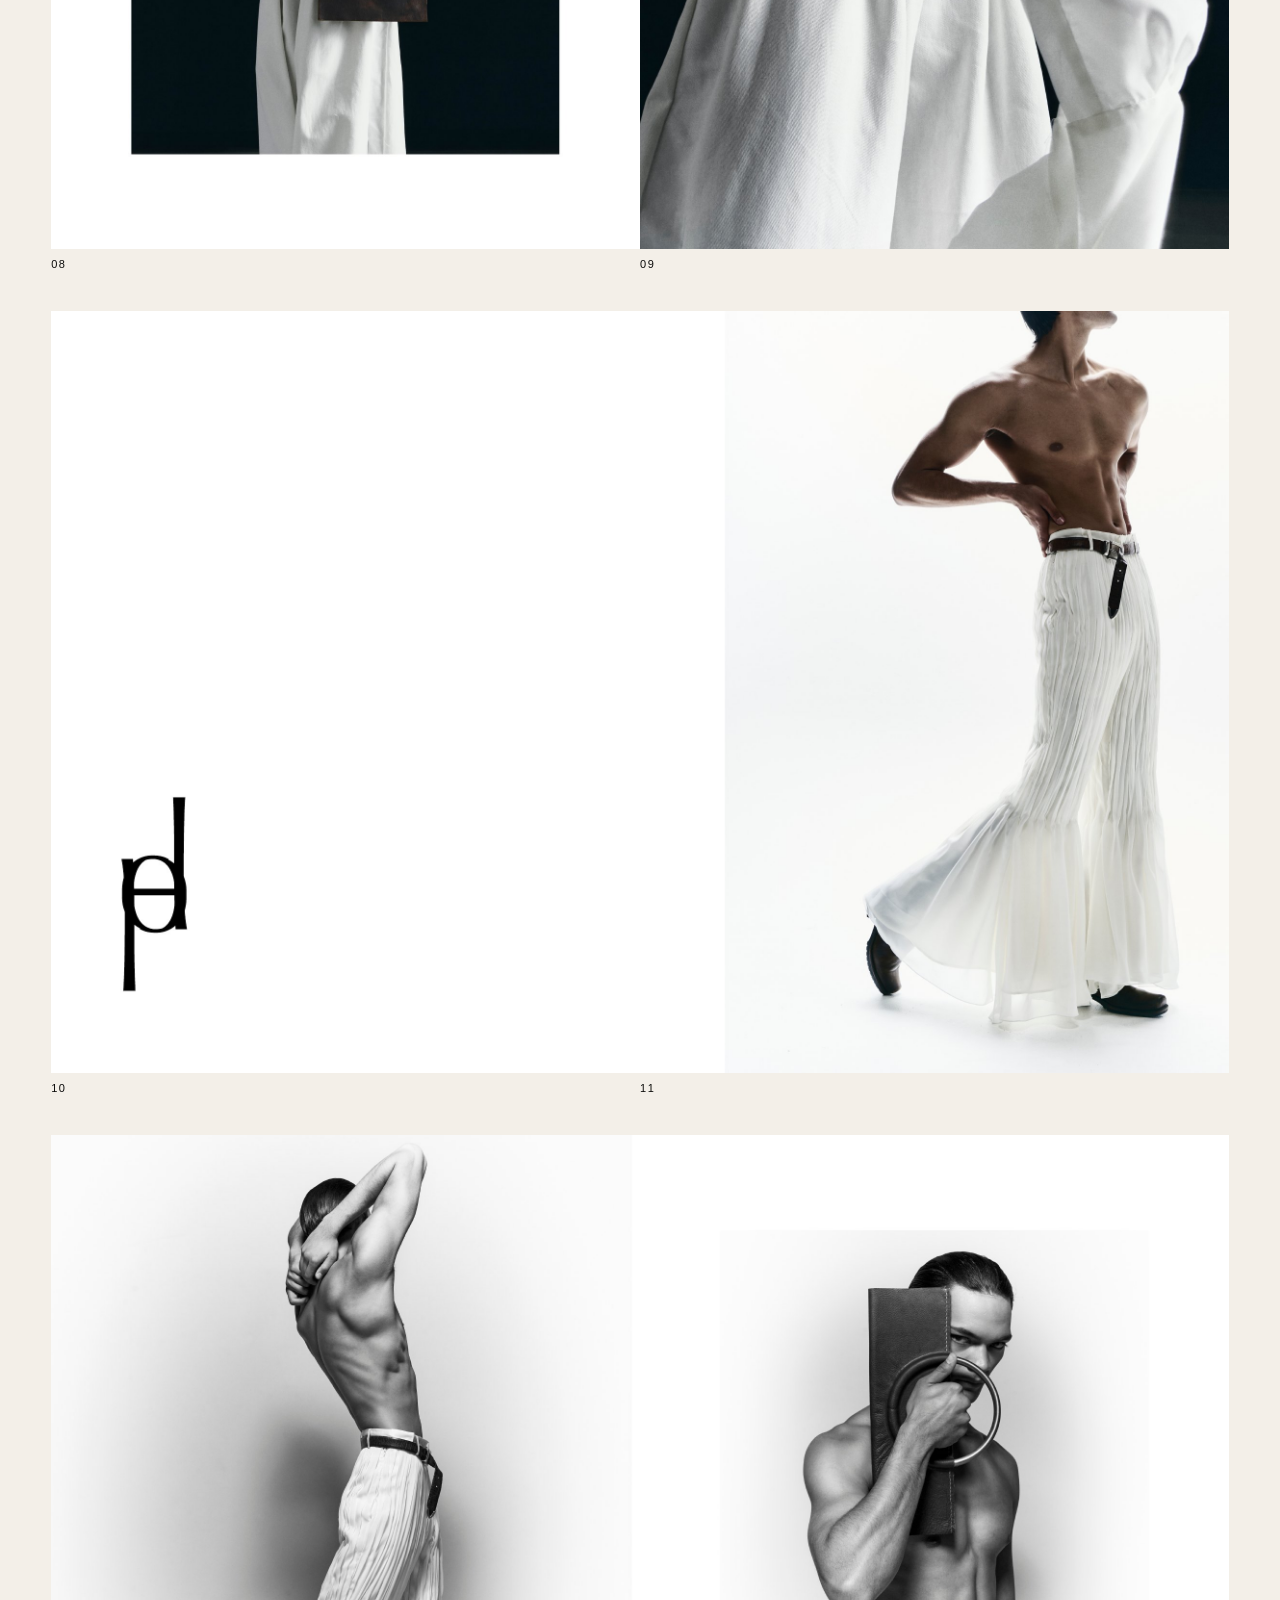
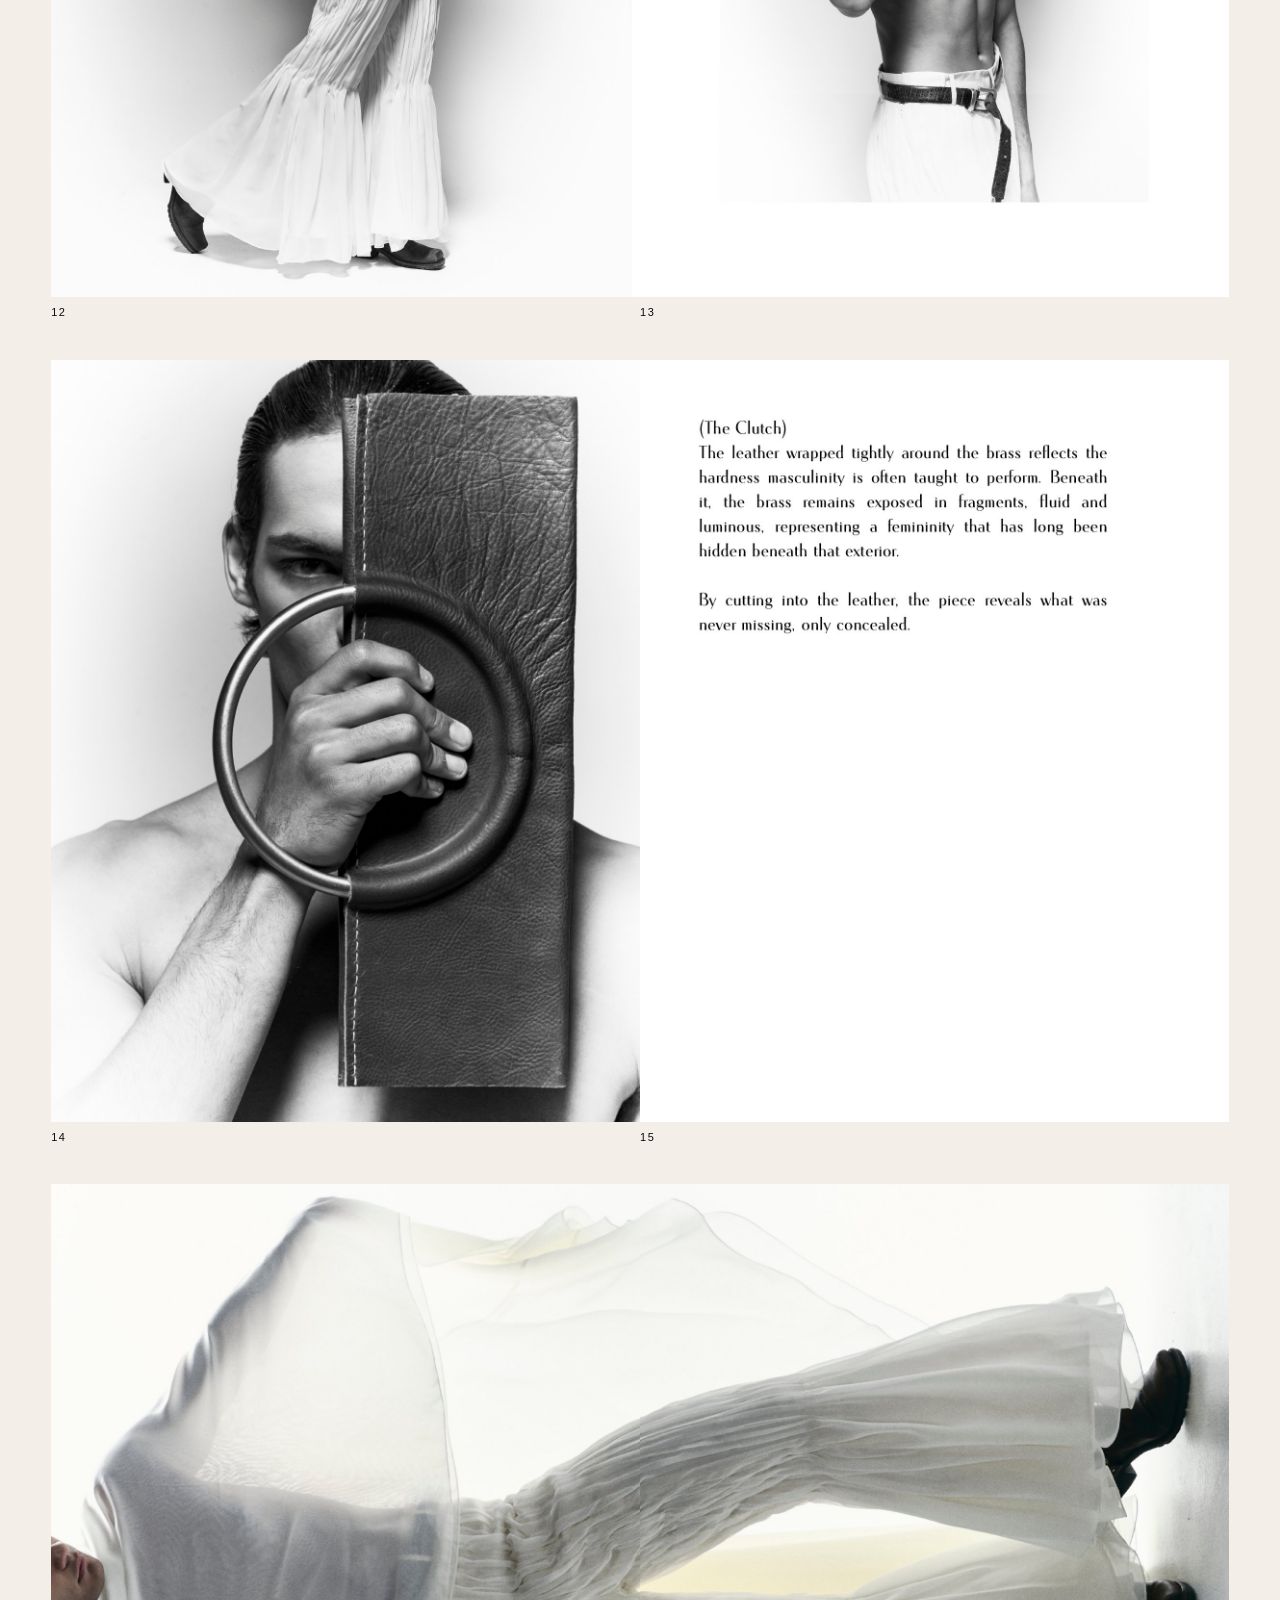
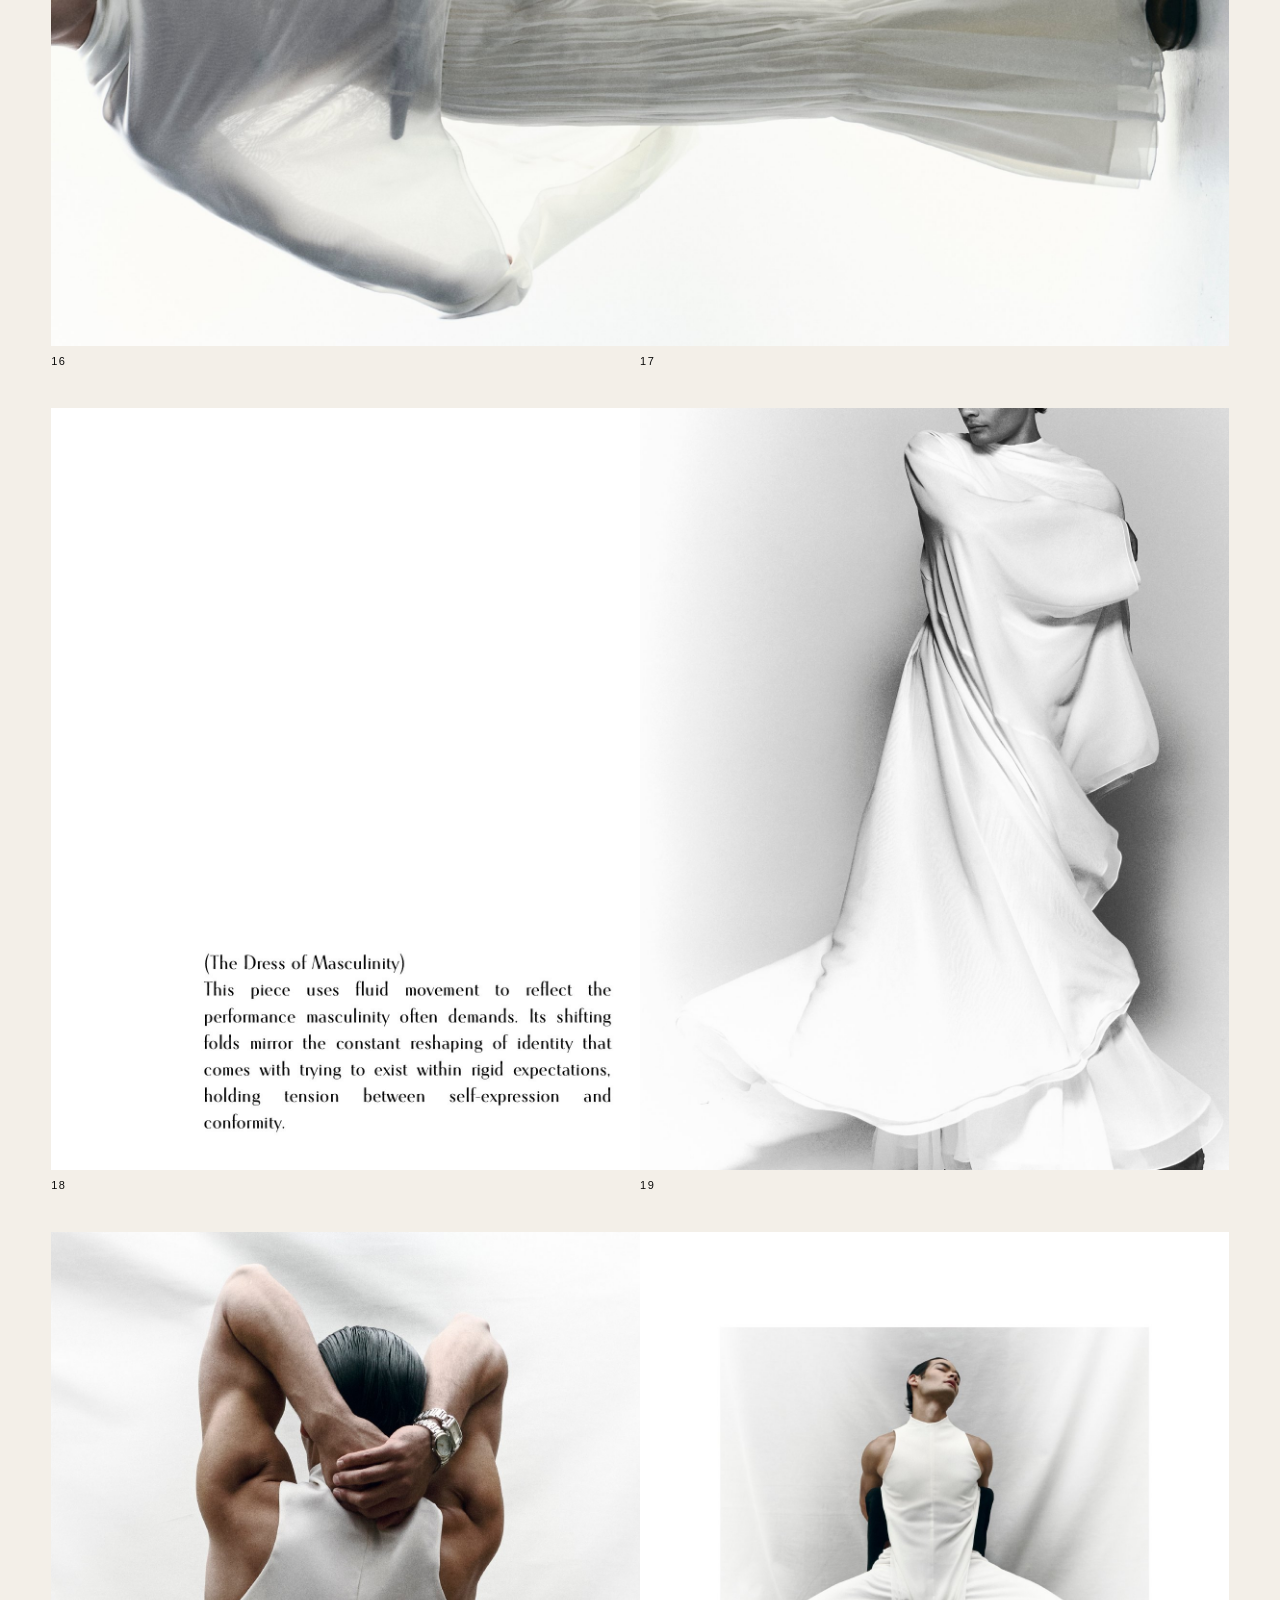
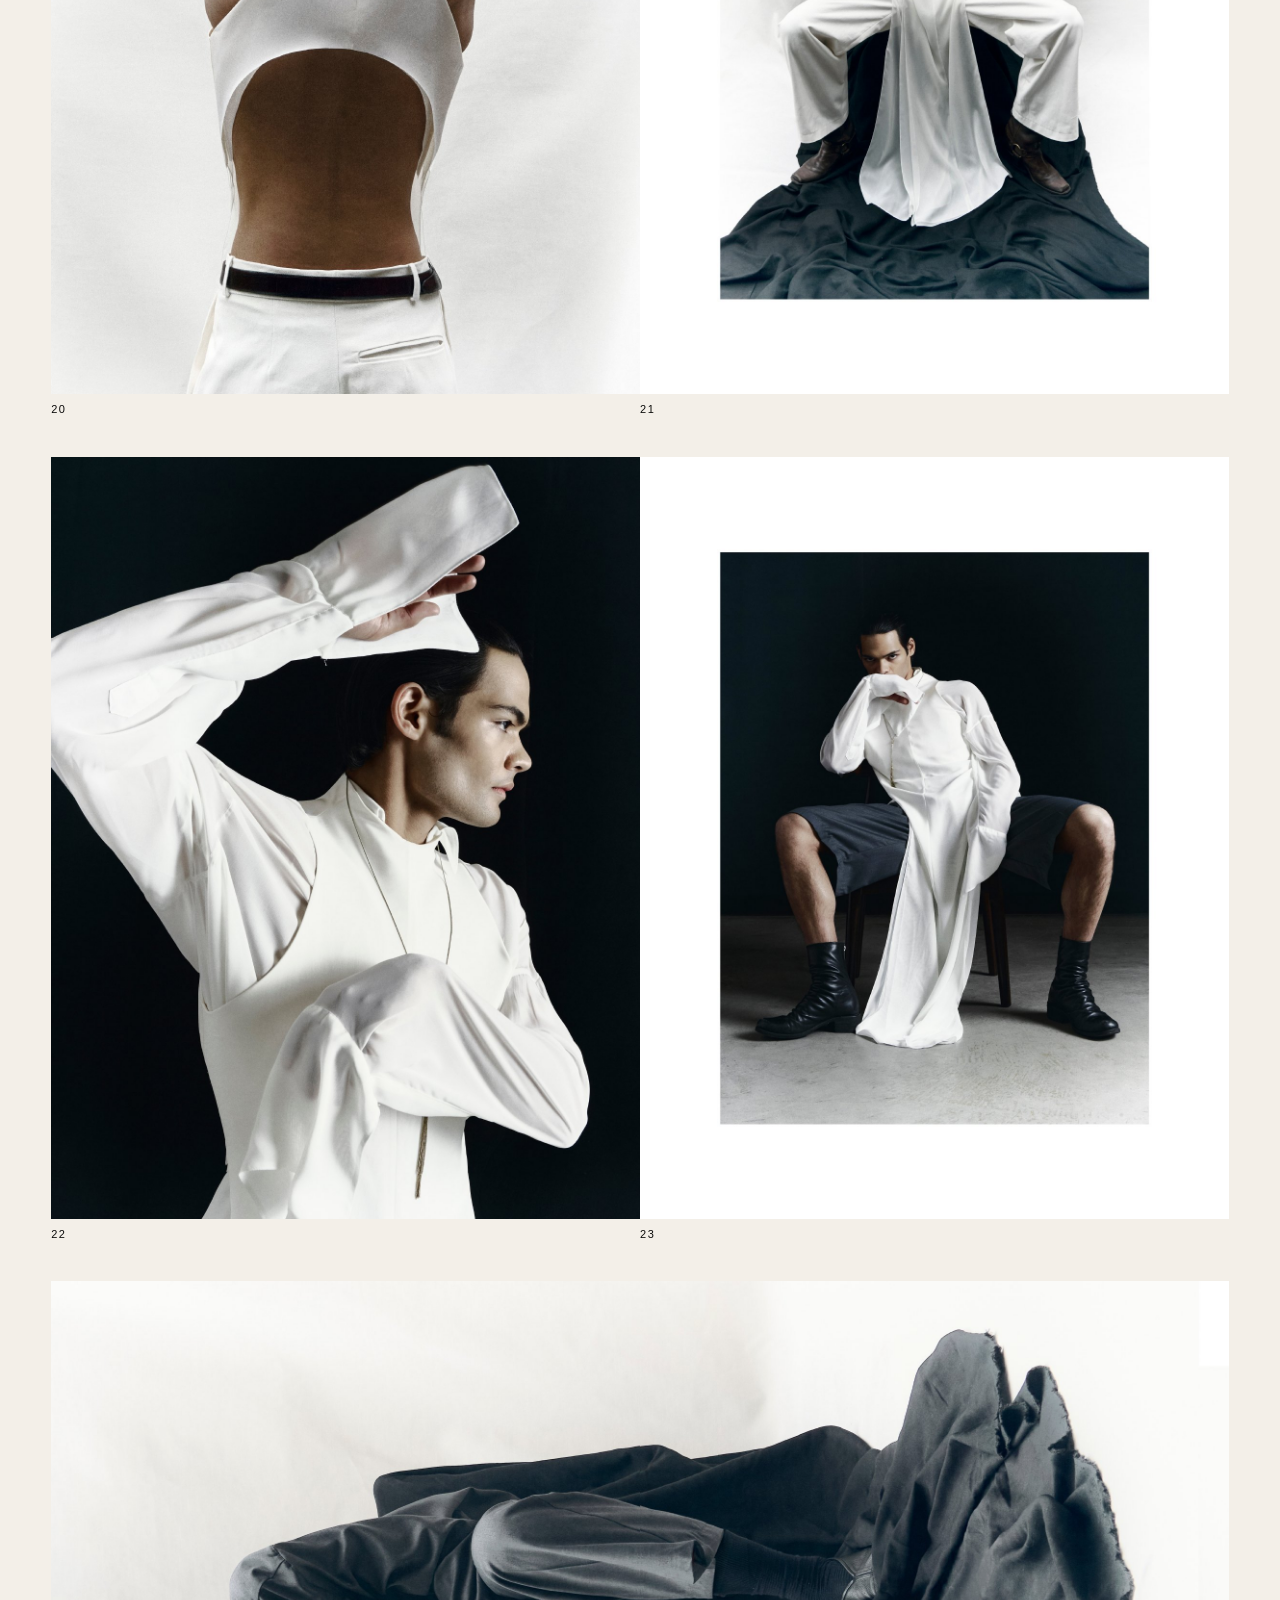
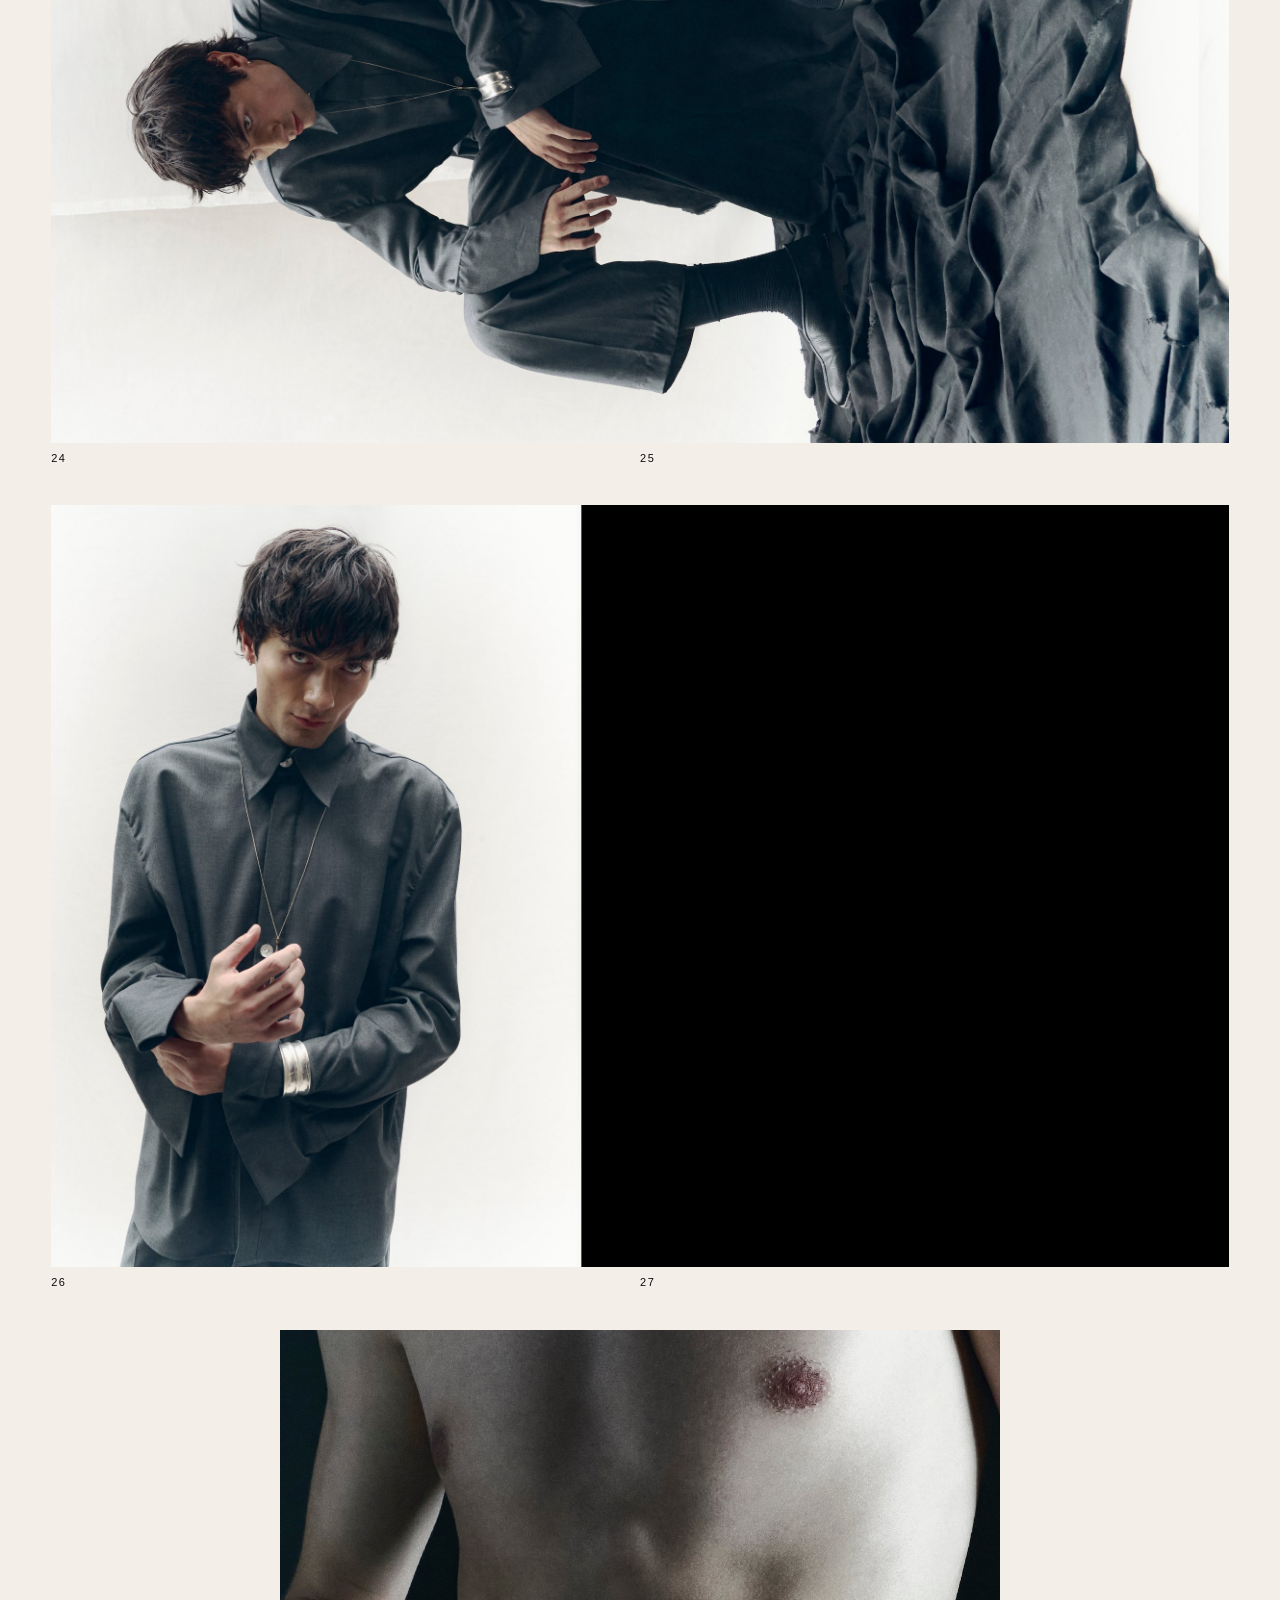
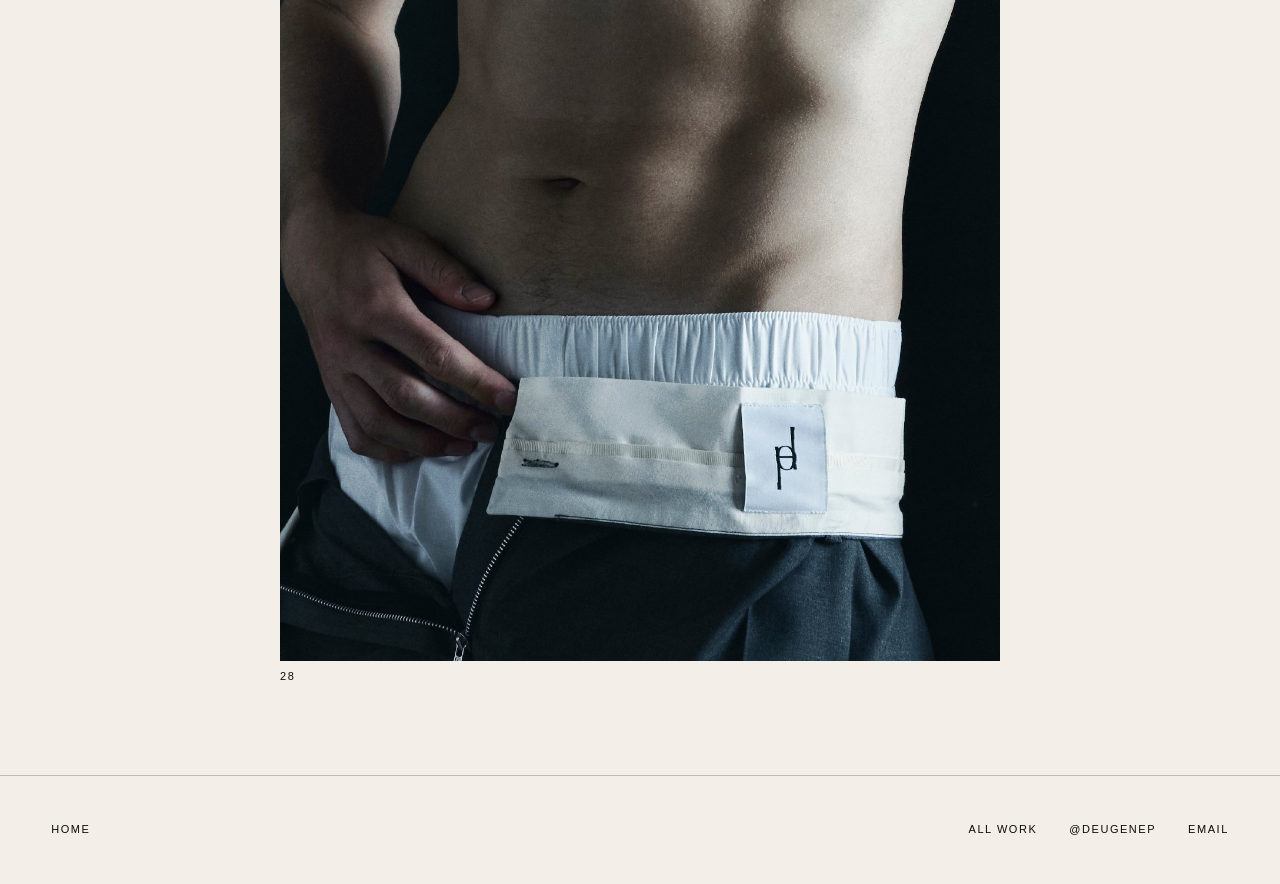
<file: ss26.html>
<!doctype html>
<html lang="en">
<head>
  <meta charset="utf-8">
  <meta name="viewport" content="width=device-width,initial-scale=1">
  <title>dEugenep SS26</title>
  <meta name="description" content="The complete dEugenep Spring/Summer 2026 collection by Daxton Eugene Price.">
  <script>document.documentElement.classList.add('js')</script>
  <link rel="stylesheet" href="styles.css"><style>.look-button{display:block;width:100%;padding:0;border:0;background:none;color:inherit;cursor:zoom-in}</style>
</head>
<body class="collection-page">
  <a class="site-logo" href="index.html" aria-label="dEugenep home"><img src="assets/deugenep-logo.svg" width="390" height="1250" alt=""></a>
  <nav class="site-nav" aria-label="Primary navigation"><a href="index.html">Home</a><a href="work.html">Work</a><a href="about.html">About</a></nav>
  <div class="page-enter">
    <main>
      <header class="collection-title"><p class="kicker">Collection · 2026</p><h1>dEugenep<br>SS26</h1><p class="meta">Designer<br>Daxton Eugene Price</p></header>
      <div class="collection-controls" role="group" aria-label="Collection view"><span>View</span><button type="button" class="active" data-view="editorial" aria-pressed="true">Editorial</button><button type="button" data-view="grid" aria-pressed="false">Grid</button><button type="button" data-fullscreen>Full screen</button></div>
      <section class="lookbook" data-lookbook aria-label="Complete SS26 lookbook">
        <div class="book-page"><figure><button class="look-button" type="button" data-index="0"><img src="assets/ss26/page-01.jpg" width="1224" height="1584" alt="SS26 opening image"></button><figcaption class="utility">01</figcaption></figure></div>
        <div class="book-spread"><figure><button class="look-button" type="button" data-index="1"><img src="assets/ss26/page-02.jpg" width="1224" height="1584" alt="SS26 title page" loading="lazy" decoding="async"></button><figcaption class="utility">02</figcaption></figure><figure><button class="look-button" type="button" data-index="2"><img src="assets/ss26/page-03.jpg" width="1224" height="1584" alt="SS26 collection statement" loading="lazy" decoding="async"></button><figcaption class="utility">03</figcaption></figure></div>
        <div class="book-spread"><figure><button class="look-button" type="button" data-index="3"><img src="assets/ss26/page-04.jpg" width="1224" height="1584" alt="The Shell of a Man, back view" loading="lazy" decoding="async"></button><figcaption class="utility">04</figcaption></figure><figure><button class="look-button" type="button" data-index="4"><img src="assets/ss26/page-05.jpg" width="1224" height="1584" alt="The Shell of a Man, front view" loading="lazy" decoding="async"></button><figcaption class="utility">05</figcaption></figure></div>
        <div class="book-spread"><figure><button class="look-button" type="button" data-index="5"><img src="assets/ss26/page-06.jpg" width="1224" height="1584" alt="The Shell of a Man statement" loading="lazy" decoding="async"></button><figcaption class="utility">06</figcaption></figure><figure><button class="look-button" type="button" data-index="6"><img src="assets/ss26/page-07.jpg" width="1224" height="1584" alt="White jacket and black shorts look" loading="lazy" decoding="async"></button><figcaption class="utility">07</figcaption></figure></div>
        <div class="book-spread"><figure><button class="look-button" type="button" data-index="7"><img src="assets/ss26/page-08.jpg" width="1224" height="1584" alt="White suiting and leather accessory look" loading="lazy" decoding="async"></button><figcaption class="utility">08</figcaption></figure><figure><button class="look-button" type="button" data-index="8"><img src="assets/ss26/page-09.jpg" width="1224" height="1584" alt="White fabric movement detail" loading="lazy" decoding="async"></button><figcaption class="utility">09</figcaption></figure></div>
        <div class="book-spread"><figure><button class="look-button" type="button" data-index="9"><img src="assets/ss26/page-10.jpg" width="1224" height="1584" alt="dEugenep monogram" loading="lazy" decoding="async"></button><figcaption class="utility">10</figcaption></figure><figure><button class="look-button" type="button" data-index="10"><img src="assets/ss26/page-11.jpg" width="1224" height="1584" alt="White pleated skirt look" loading="lazy" decoding="async"></button><figcaption class="utility">11</figcaption></figure></div>
        <div class="book-spread"><figure><button class="look-button" type="button" data-index="11"><img src="assets/ss26/page-12.jpg" width="1224" height="1584" alt="White pleated skirt side view" loading="lazy" decoding="async"></button><figcaption class="utility">12</figcaption></figure><figure><button class="look-button" type="button" data-index="12"><img src="assets/ss26/page-13.jpg" width="1224" height="1584" alt="The Clutch full view" loading="lazy" decoding="async"></button><figcaption class="utility">13</figcaption></figure></div>
        <div class="book-spread"><figure><button class="look-button" type="button" data-index="13"><img src="assets/ss26/page-14.jpg" width="1224" height="1584" alt="The Clutch detail" loading="lazy" decoding="async"></button><figcaption class="utility">14</figcaption></figure><figure><button class="look-button" type="button" data-index="14"><img src="assets/ss26/page-15.jpg" width="1224" height="1584" alt="The Clutch statement" loading="lazy" decoding="async"></button><figcaption class="utility">15</figcaption></figure></div>
        <div class="book-spread"><figure><button class="look-button" type="button" data-index="15"><img src="assets/ss26/page-16.jpg" width="1224" height="1584" alt="White dress movement detail" loading="lazy" decoding="async"></button><figcaption class="utility">16</figcaption></figure><figure><button class="look-button" type="button" data-index="16"><img src="assets/ss26/page-17.jpg" width="1224" height="1584" alt="White dress overhead movement" loading="lazy" decoding="async"></button><figcaption class="utility">17</figcaption></figure></div>
        <div class="book-spread"><figure><button class="look-button" type="button" data-index="17"><img src="assets/ss26/page-18.jpg" width="1224" height="1584" alt="The Dress of Masculinity statement" loading="lazy" decoding="async"></button><figcaption class="utility">18</figcaption></figure><figure><button class="look-button" type="button" data-index="18"><img src="assets/ss26/page-19.jpg" width="1224" height="1584" alt="The Dress of Masculinity" loading="lazy" decoding="async"></button><figcaption class="utility">19</figcaption></figure></div>
        <div class="book-spread"><figure><button class="look-button" type="button" data-index="19"><img src="assets/ss26/page-20.jpg" width="1224" height="1584" alt="SS26 open-back white look" loading="lazy" decoding="async"></button><figcaption class="utility">20</figcaption></figure><figure><button class="look-button" type="button" data-index="20"><img src="assets/ss26/page-21.jpg" width="1224" height="1584" alt="Sculptural white trouser look" loading="lazy" decoding="async"></button><figcaption class="utility">21</figcaption></figure></div>
        <div class="book-spread"><figure><button class="look-button" type="button" data-index="21"><img src="assets/ss26/page-22.jpg" width="1224" height="1584" alt="White sleeve portrait" loading="lazy" decoding="async"></button><figcaption class="utility">22</figcaption></figure><figure><button class="look-button" type="button" data-index="22"><img src="assets/ss26/page-23.jpg" width="1224" height="1584" alt="White shirt and black shorts look" loading="lazy" decoding="async"></button><figcaption class="utility">23</figcaption></figure></div>
        <div class="book-spread"><figure><button class="look-button" type="button" data-index="23"><img src="assets/ss26/page-24.jpg" width="1224" height="1584" alt="Black leather look" loading="lazy" decoding="async"></button><figcaption class="utility">24</figcaption></figure><figure><button class="look-button" type="button" data-index="24"><img src="assets/ss26/page-25.jpg" width="1224" height="1584" alt="Black garment detail" loading="lazy" decoding="async"></button><figcaption class="utility">25</figcaption></figure></div>
        <div class="book-spread"><figure><button class="look-button" type="button" data-index="25"><img src="assets/ss26/page-26.jpg" width="1224" height="1584" alt="Black shirt and leather cuff look" loading="lazy" decoding="async"></button><figcaption class="utility">26</figcaption></figure><figure><button class="look-button" type="button" data-index="26"><img src="assets/ss26/page-27.jpg" width="1224" height="1584" alt="SS26 closing page" loading="lazy" decoding="async"></button><figcaption class="utility">27</figcaption></figure></div>
        <div class="book-page"><figure><button class="look-button" type="button" data-index="27"><img src="assets/ss26/page-28.jpg" width="1224" height="1584" alt="dEugenep SS26 closing image" loading="lazy" decoding="async"></button><figcaption class="utility">28</figcaption></figure></div>
      </section>
      <section class="sr-only" aria-label="Collection statement"><p>This collection comes from the confusion I carried as a boy, trying to understand why masculinity and femininity were treated as opposites when I had always seen them living together. I never saw softness as something that weakened strength, or fluidity as something separate from structure.</p><p>Designing across extremes became my way of making sense of that tension. This work questions the idea of a singular masculinity, something I could never fully fit inside of, and instead embraces the complexity of existing between energies, between expectations, between definitions.</p></section>
    </main>
    <footer class="footer"><a href="index.html">Home</a><a href="work.html">All work</a><a href="https://www.instagram.com/deugenep/" target="_blank" rel="noreferrer">@deugenep</a><a href="mailto:daxtonprice1@gmail.com">Email</a></footer>
  </div>
  <div class="viewer" data-viewer aria-hidden="true" role="dialog" aria-modal="true" aria-label="SS26 full-screen viewer"><button type="button" class="viewer-close">Close</button><button type="button" class="viewer-prev" aria-label="Previous page">←</button><img src="assets/ss26/page-01.jpg" width="1224" height="1584" alt=""><button type="button" class="viewer-next" aria-label="Next page">→</button><span class="viewer-count">01 / 28</span></div>
  <script src="site.js"></script>
</body>
</html>
</file>
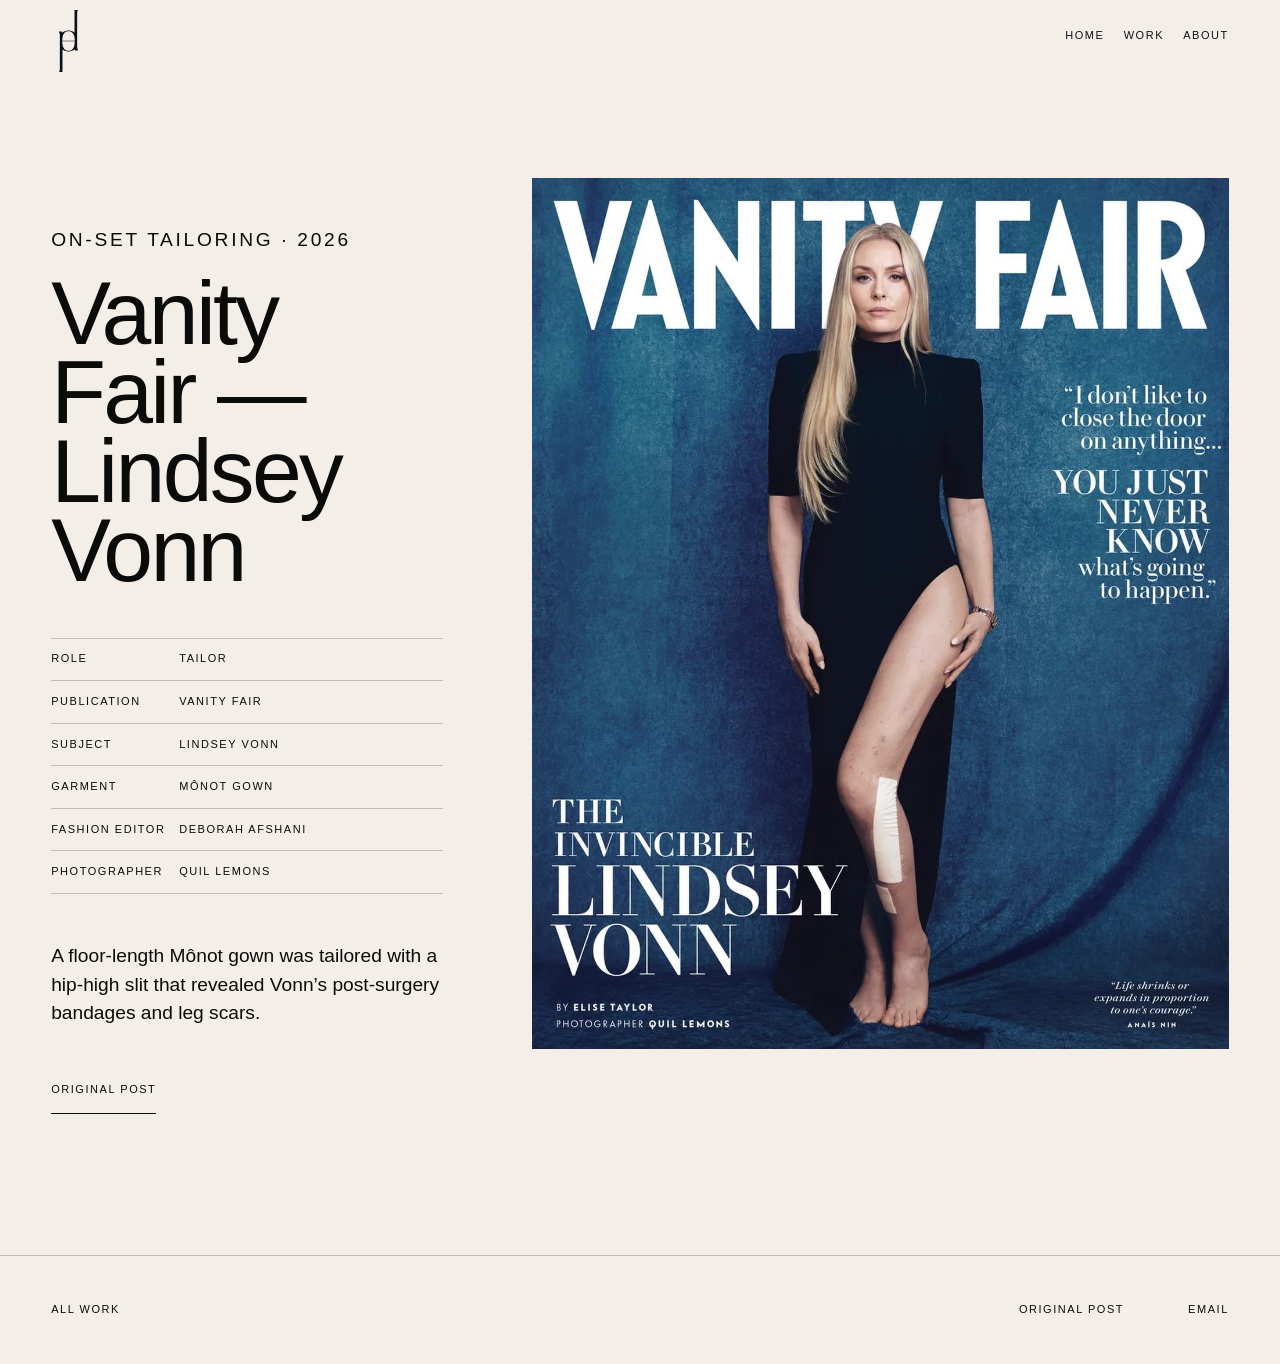
<file: vanity-fair.html>
<!doctype html><html lang="en"><head><meta charset="utf-8"><meta name="viewport" content="width=device-width,initial-scale=1"><title>Vanity Fair — Lindsey Vonn | dEugenep</title><meta name="description" content="On-set tailoring by Daxton Eugene Price for Vanity Fair's Lindsey Vonn cover."><script>document.documentElement.classList.add('js')</script><link rel="stylesheet" href="styles.css"></head><body class="project-page"><a class="site-logo" href="index.html" aria-label="dEugenep home"><img src="assets/deugenep-logo.svg" width="390" height="1250" alt=""></a><nav class="site-nav" aria-label="Primary navigation"><a href="index.html">Home</a><a href="work.html">Work</a><a href="about.html">About</a></nav><div class="page-enter"><main><section class="project-intro"><div class="project-copy"><p class="kicker">On-set tailoring · 2026</p><h1>Vanity Fair — Lindsey Vonn</h1><dl class="fact-list utility"><dt>Role</dt><dd>Tailor</dd><dt>Publication</dt><dd>Vanity Fair</dd><dt>Subject</dt><dd>Lindsey Vonn</dd><dt>Garment</dt><dd>Mônot gown</dd><dt>Fashion editor</dt><dd>Deborah Afshani</dd><dt>Photographer</dt><dd>Quil Lemons</dd></dl><p>A floor-length Mônot gown was tailored with a hip-high slit that revealed Vonn’s post-surgery bandages and leg scars.</p><a class="text-link utility" href="https://www.instagram.com/daxton.price/p/DZIPLlQzH2H/" target="_blank" rel="noreferrer">Original post</a></div><img src="assets/vanity-cover.jpg" width="1200" height="1500" alt="Vanity Fair cover featuring Lindsey Vonn"></section></main><footer class="footer"><a href="work.html">All work</a><a href="https://www.instagram.com/daxton.price/p/DZIPLlQzH2H/" target="_blank" rel="noreferrer">Original post</a><span></span><a href="mailto:daxtonprice1@gmail.com">Email</a></footer></div><script src="site.js"></script></body></html>
</file>
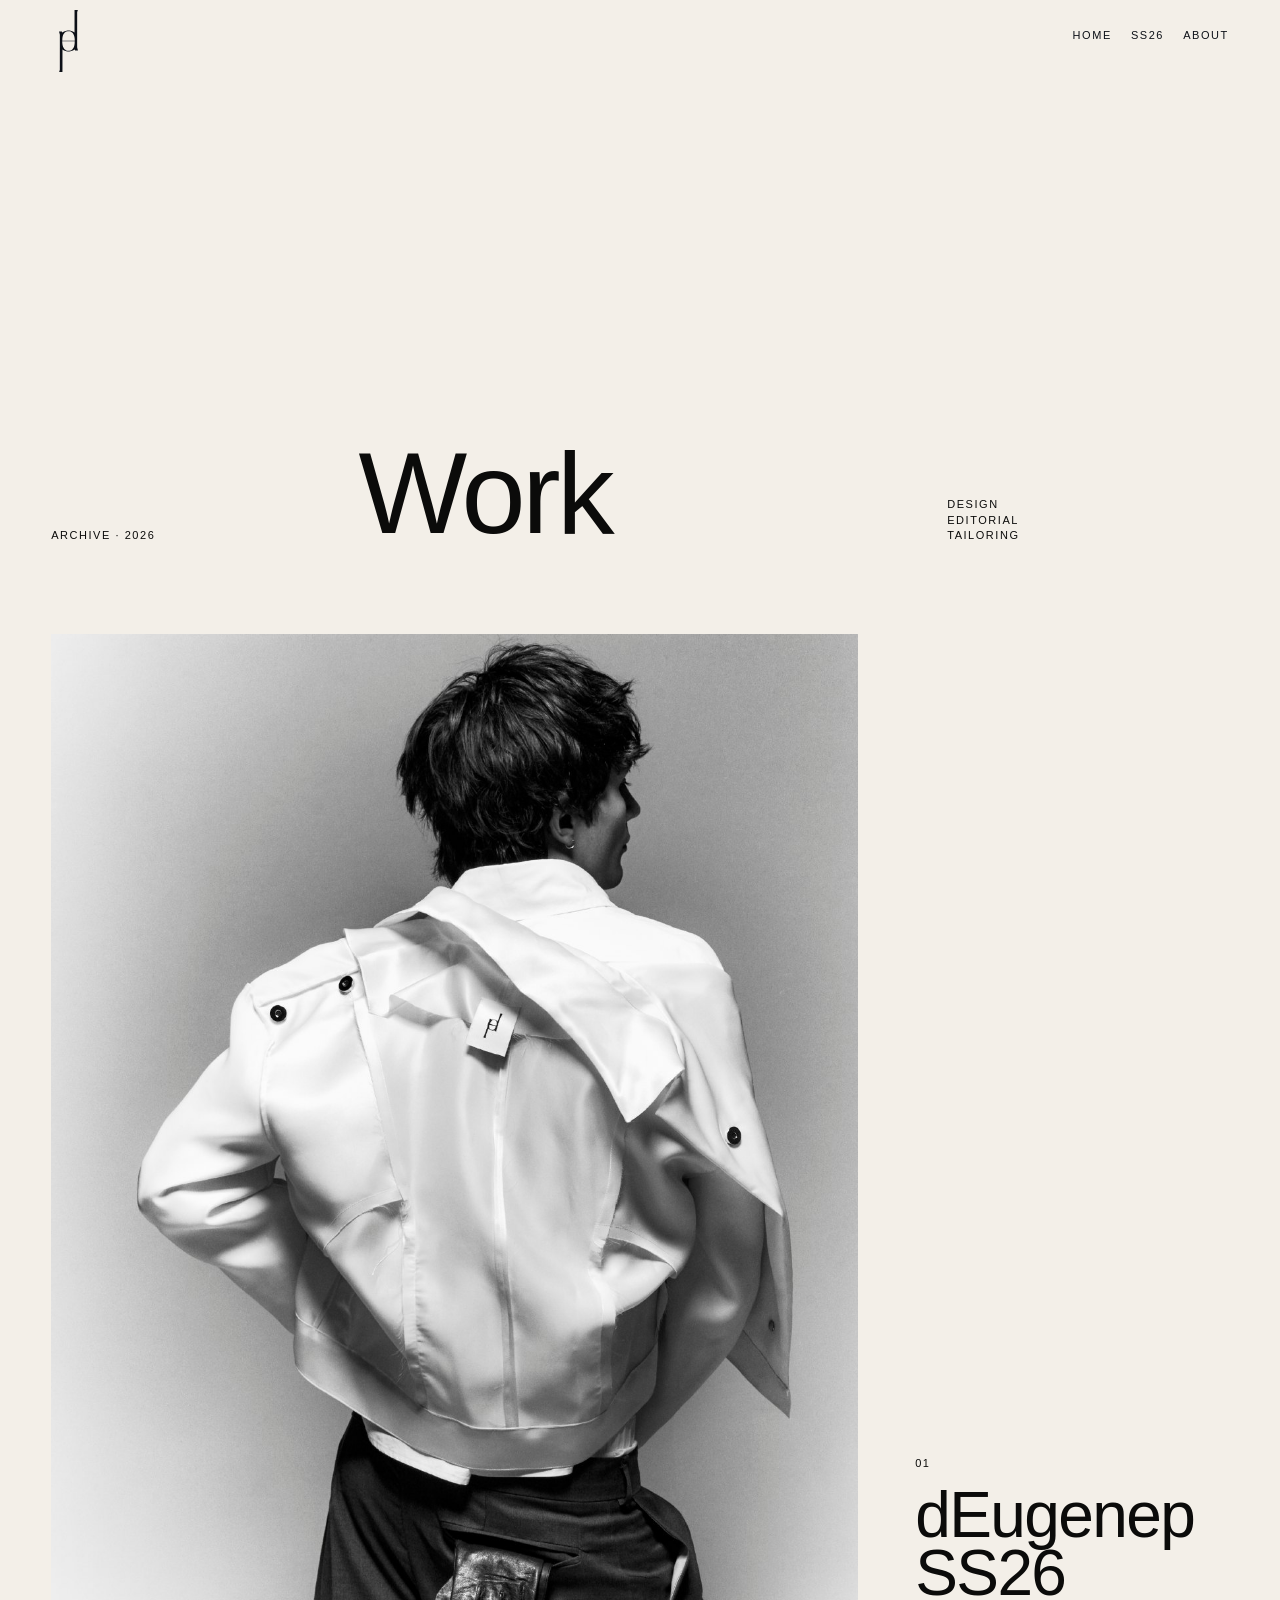
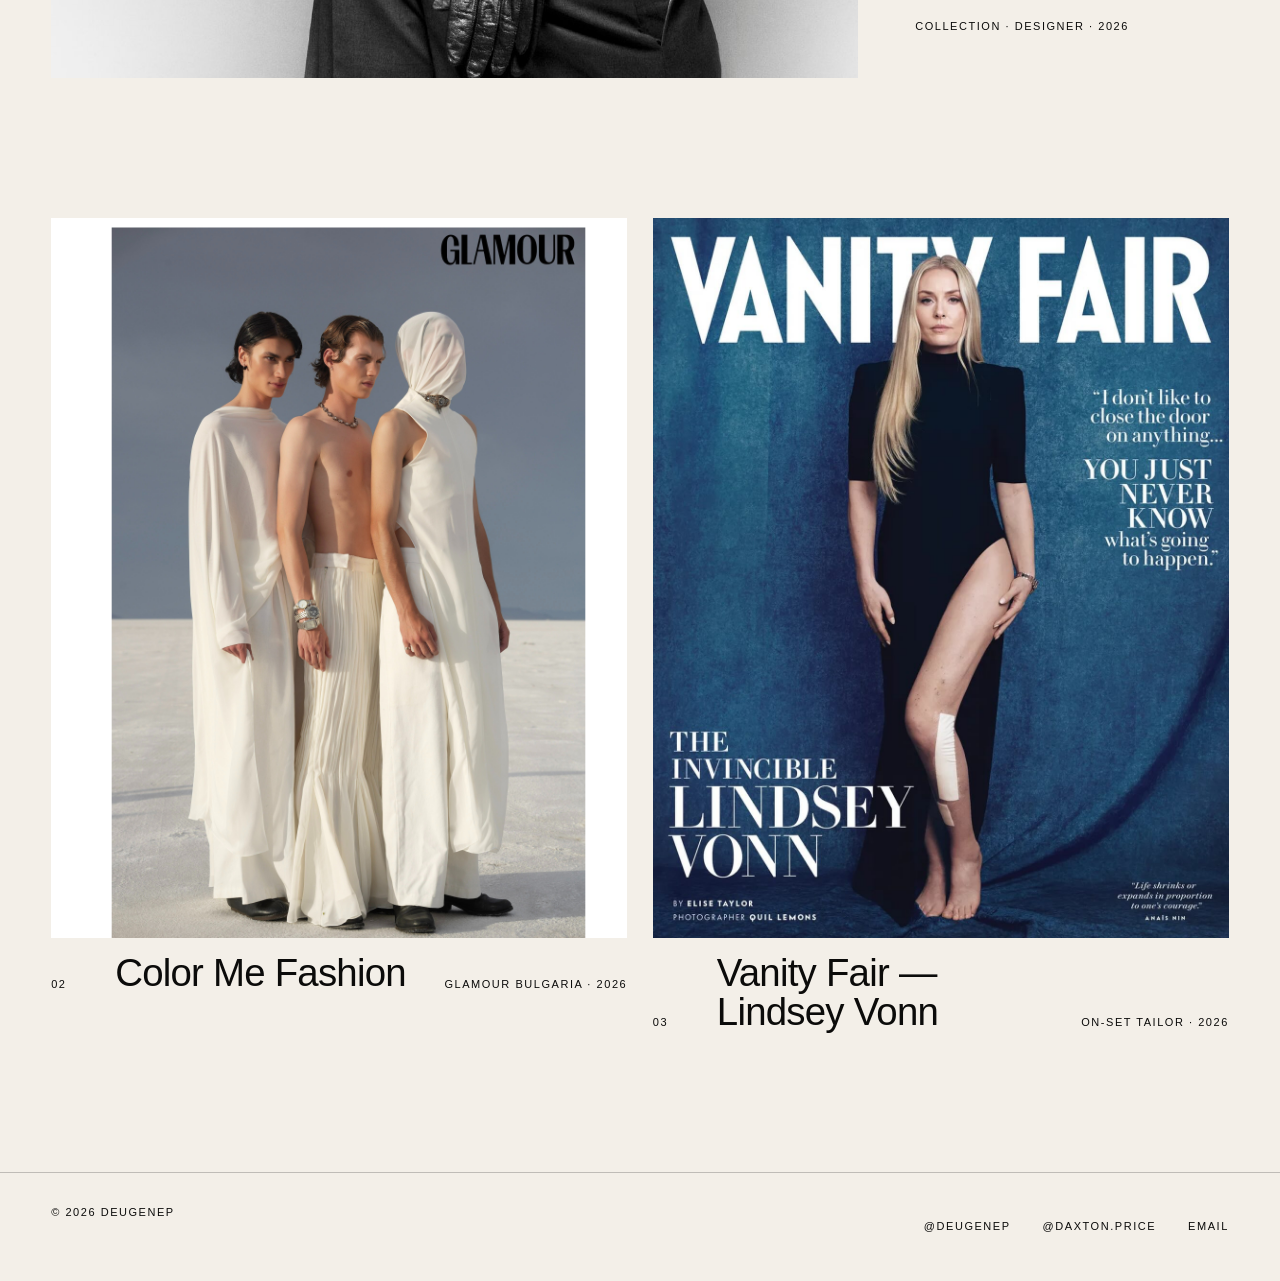
<file: work.html>
<!doctype html><html lang="en"><head><meta charset="utf-8"><meta name="viewport" content="width=device-width,initial-scale=1"><title>Work — dEugenep</title><meta name="description" content="Selected collections, design, and tailoring work by Daxton Eugene Price."><script>document.documentElement.classList.add('js')</script><link rel="stylesheet" href="styles.css"></head><body class="inner-page"><a class="site-logo" href="index.html" aria-label="dEugenep home"><img src="assets/deugenep-logo.svg" width="390" height="1250" alt=""></a><nav class="site-nav" aria-label="Primary navigation"><a href="index.html">Home</a><a href="ss26.html">SS26</a><a href="about.html">About</a></nav><div class="page-enter"><main><header class="page-header"><p class="kicker">Archive · 2026</p><h1>Work</h1><p class="meta">Design<br>Editorial<br>Tailoring</p></header><section class="work-cards"><a class="work-lead reveal" href="ss26.html"><img src="assets/ss26/page-04.jpg" width="1224" height="1584" alt="The Shell of a Man from dEugenep SS26"><div class="work-card-copy"><span class="project-index">01</span><h2>dEugenep SS26</h2><p class="meta">Collection · Designer · 2026</p></div></a><div class="work-pair"><a class="editorial-card reveal" href="https://www.instagram.com/deugenep/p/DapD14WlB2Q/" target="_blank" rel="noreferrer"><div class="editorial-media"><img src="assets/glamour-cover.jpg" width="2432" height="3040" alt="Color Me Fashion in Glamour Bulgaria"></div><div class="editorial-caption"><span class="project-index">02</span><h2>Color Me Fashion</h2><p class="meta">Glamour Bulgaria · 2026</p></div></a><a class="editorial-card reveal" href="https://www.instagram.com/daxton.price/p/DZIPLlQzH2H/" target="_blank" rel="noreferrer"><div class="editorial-media"><img src="assets/vanity-cover.jpg" width="1200" height="1500" alt="Vanity Fair cover featuring Lindsey Vonn"></div><div class="editorial-caption"><span class="project-index">03</span><h2>Vanity Fair — Lindsey Vonn</h2><p class="meta">On-set tailor · 2026</p></div></a></div></section></main><footer class="footer"><span>© <span data-year></span> dEugenep</span><a href="https://www.instagram.com/deugenep/" target="_blank" rel="noreferrer">@deugenep</a><a href="https://www.instagram.com/daxton.price/" target="_blank" rel="noreferrer">@daxton.price</a><a href="mailto:daxtonprice1@gmail.com">Email</a></footer></div><script src="site.js"></script></body></html>
</file>
<file: styles.css>
:root{--paper:#f3efe8;--ink:#0b0b0a;--muted:#6f6c66;--rule:rgba(11,11,10,.22);--gutter:clamp(20px,4vw,64px);--gap:clamp(16px,2vw,32px);--section:clamp(88px,11vw,176px);--sans:Arial,Helvetica,sans-serif}*{box-sizing:border-box}html{scroll-behavior:smooth}body{margin:0;background:var(--paper);color:var(--ink);font-family:var(--sans);overflow-x:hidden}body.viewer-open{overflow:hidden}img{display:block;max-width:100%}a{color:inherit}.utility,.kicker,.meta,.site-nav,.footer,.project-index,.collection-controls,.viewer{font-size:.6875rem;line-height:1.45;letter-spacing:.14em;text-transform:uppercase}.site-logo{position:fixed;top:10px;left:var(--gutter);z-index:100;width:34px;height:62px;display:flex;align-items:center;justify-content:center}.site-logo img{width:100%;height:100%;object-fit:contain}.site-nav{position:fixed;top:10px;right:var(--gutter);z-index:100;display:flex;align-items:center;gap:1.2rem;height:52px}.site-nav a{display:flex;align-items:center;min-height:44px;text-decoration:none}.site-logo,.site-nav{mix-blend-mode:difference;color:#fff}.site-logo img{filter:invert(1)}.js .home .site-logo,.js .home .site-nav{opacity:0;visibility:hidden;transition:opacity .55s ease,visibility .55s}.js .home.past-opening .site-logo,.js .home.past-opening .site-nav{opacity:1;visibility:visible}.page-enter{animation:page-enter .9s ease both}@keyframes page-enter{from{opacity:0}to{opacity:1}}.opening{height:100svh;display:flex;flex-direction:column;align-items:center;justify-content:center;text-align:center;padding:4rem var(--gutter)}.opening img{width:clamp(118px,14vw,194px)}.opening p{max-width:560px;margin:2.4rem 0 0;font-size:.6875rem;line-height:1.55;letter-spacing:.14em;text-transform:uppercase}.opening-photo{width:100%;height:auto;aspect-ratio:3/2;object-fit:cover;object-position:center}.selected-band{padding:var(--section) var(--gutter) clamp(60px,7vw,110px);display:grid;grid-template-columns:1fr 2fr;gap:var(--gap);align-items:start}.selected-band h1{font-size:clamp(52px,9vw,138px);font-weight:400;line-height:.88;letter-spacing:-.03em;margin:0}.ss26-feature{margin:0 var(--gutter) var(--section);background:var(--ink);color:#fff;display:grid;grid-template-columns:minmax(0,3fr) minmax(260px,2fr);min-height:760px}.ss26-feature-media{display:flex;align-items:center;justify-content:center;padding:clamp(24px,4vw,64px);border-right:1px solid rgba(255,255,255,.22)}.ss26-feature-media img{width:min(100%,690px);height:auto;aspect-ratio:1224/1584;object-fit:contain}.ss26-feature-copy{position:relative;padding:clamp(40px,5vw,80px);display:flex;flex-direction:column;justify-content:flex-end}.ss26-feature-copy .project-index{position:absolute;top:2rem;left:clamp(40px,5vw,80px)}.ss26-feature-copy h2{font-size:clamp(42px,6vw,88px);font-weight:400;line-height:.9;letter-spacing:-.025em;margin:1rem 0 1.5rem}.ss26-feature-copy p{margin:.35rem 0}.text-link{display:inline-block;width:max-content;min-height:44px;margin-top:1.4rem;padding:.75rem 0 .35rem;border-bottom:1px solid;text-decoration:none}.editorial-grid-home{padding:0 var(--gutter) var(--section);display:grid;grid-template-columns:1fr 1fr;gap:var(--gap)}.editorial-card{text-decoration:none;min-width:0}.editorial-media{background:#e7e2da;display:flex;align-items:center;justify-content:center;overflow:hidden}.editorial-media img{width:100%;height:auto;aspect-ratio:4/5;object-fit:contain;transition:opacity .55s ease}.editorial-card:hover .editorial-media img{opacity:.82}.editorial-caption{display:grid;grid-template-columns:3rem 1fr auto;gap:1rem;align-items:end;padding:1rem 0 4rem}.editorial-caption h2{font-size:clamp(24px,3vw,42px);font-weight:400;line-height:1;letter-spacing:-.02em;margin:0}.editorial-caption p{margin:0;text-align:right}.about-teaser{padding:var(--section) var(--gutter);border-top:1px solid var(--rule);display:grid;grid-template-columns:minmax(240px,.75fr) minmax(0,1.25fr);gap:clamp(40px,8vw,130px);align-items:center}.about-teaser img{width:100%;height:auto;aspect-ratio:2/3;object-fit:contain;max-width:520px}.about-teaser h2{font-size:clamp(42px,7vw,98px);font-weight:400;line-height:.88;letter-spacing:-.025em;margin:0 0 2.5rem}.about-teaser p{font-size:clamp(17px,1.5vw,23px);line-height:1.5;max-width:720px}.footer{display:grid;grid-template-columns:1fr auto auto auto;gap:2rem;padding:2rem var(--gutter);border-top:1px solid var(--rule)}.footer a{text-decoration:none;min-height:44px;display:flex;align-items:center}.motion-ready .reveal{opacity:0;transform:translateY(18px);transition:opacity .8s cubic-bezier(.16,1,.3,1),transform .8s cubic-bezier(.16,1,.3,1)}.motion-ready .reveal.visible{opacity:1;transform:none}
.inner-page,.collection-page{padding-top:76px}.page-header{min-height:62vh;padding:clamp(90px,12vw,180px) var(--gutter) clamp(60px,7vw,110px);display:grid;grid-template-columns:1fr 2fr 1fr;gap:var(--gap);align-items:end}.page-header h1,.collection-title h1{font-size:clamp(52px,9vw,138px);font-weight:400;line-height:.88;letter-spacing:-.03em;margin:0}.page-header p{margin:0}.work-cards{padding:0 var(--gutter) var(--section)}.work-lead{display:grid;grid-template-columns:minmax(0,1.4fr) minmax(260px,.6fr);gap:var(--gap);padding:0 0 var(--section);text-decoration:none}.work-lead img{width:100%;height:auto;aspect-ratio:1224/1584;object-fit:contain;background:#111}.work-card-copy{align-self:end;padding:2rem}.work-card-copy h2{font-size:clamp(36px,5vw,72px);font-weight:400;line-height:.9;letter-spacing:-.025em;margin:1rem 0}.work-pair{display:grid;grid-template-columns:1fr 1fr;gap:var(--gap)}.work-pair .editorial-caption{padding-bottom:0}.about-layout{padding:clamp(60px,7vw,110px) var(--gutter) var(--section);display:grid;grid-template-columns:minmax(280px,.78fr) minmax(0,1.22fr);gap:clamp(48px,8vw,130px);align-items:start}.about-layout>img{width:100%;height:auto;aspect-ratio:2/3;object-fit:contain;max-width:640px}.about-copy h1{font-size:clamp(48px,8vw,110px);font-weight:400;line-height:.86;letter-spacing:-.03em;margin:0 0 3rem}.about-copy p{font-size:clamp(17px,1.5vw,23px);line-height:1.5;max-width:760px}.practice{margin-top:5rem;border-top:1px solid var(--rule)}.practice-row{display:grid;grid-template-columns:4rem 1fr;padding:1rem 0;border-bottom:1px solid var(--rule)}
.project-page{padding-top:76px}.project-intro{padding:clamp(70px,8vw,130px) var(--gutter) var(--section);display:grid;grid-template-columns:minmax(280px,.72fr) minmax(0,1.28fr);gap:clamp(40px,7vw,110px);align-items:start}.project-intro img{width:100%;height:auto;aspect-ratio:4/5;object-fit:contain;max-width:720px;justify-self:center}.project-copy h1{font-size:clamp(42px,7vw,96px);font-weight:400;line-height:.88;letter-spacing:-.03em;margin:1rem 0 3rem}.fact-list{display:grid;grid-template-columns:8rem 1fr;margin:0;border-top:1px solid var(--rule)}.fact-list dt,.fact-list dd{margin:0;padding:.8rem 0;border-bottom:1px solid var(--rule)}.project-copy>p{font-size:clamp(17px,1.5vw,22px);line-height:1.5;max-width:680px;margin-top:3rem}
.collection-title{min-height:64vh;padding:clamp(90px,10vw,150px) var(--gutter) clamp(60px,7vw,110px);display:grid;grid-template-columns:1fr 2fr 1fr;gap:var(--gap);align-items:end}.collection-title p{margin:0}.collection-controls{position:sticky;top:0;z-index:80;display:flex;justify-content:center;align-items:center;gap:1.2rem;padding:1rem var(--gutter);background:rgba(243,239,232,.95);backdrop-filter:blur(12px);border-block:1px solid var(--rule)}.collection-controls button{appearance:none;border:0;background:none;color:inherit;font:inherit;letter-spacing:inherit;text-transform:inherit;min-height:44px;padding:.6rem 0;cursor:pointer}.collection-controls button.active{border-bottom:1px solid}.lookbook{padding:clamp(50px,7vw,110px) var(--gutter);display:flex;flex-direction:column;gap:clamp(20px,3vw,46px)}.book-page,.book-spread{width:min(100%,1320px);margin:0 auto}.book-page{display:flex;justify-content:center}.book-page figure{width:min(62%,720px)}.book-spread{display:grid;grid-template-columns:1fr 1fr;gap:0}.lookbook figure{margin:0;cursor:zoom-in}.lookbook img{width:100%;height:auto;aspect-ratio:1224/1584;object-fit:contain}.lookbook figcaption{margin-top:.5rem}.lookbook.grid{display:grid;grid-template-columns:repeat(4,1fr);gap:2.5rem var(--gap);padding-inline:clamp(14px,2vw,32px)}.lookbook.grid .book-page,.lookbook.grid .book-spread{display:contents}.lookbook.grid figure{width:auto}.viewer{position:fixed;inset:0;z-index:300;display:grid;grid-template-columns:5rem 1fr 5rem;grid-template-rows:4rem 1fr 4rem;background:#070707;color:#fff;opacity:0;visibility:hidden;transition:opacity .35s ease,visibility .35s}.viewer.open{opacity:1;visibility:visible}.viewer img{grid-column:2;grid-row:2;width:100%;height:calc(100dvh - 8rem);object-fit:contain}.viewer button{appearance:none;border:0;background:none;color:#fff;min-width:44px;min-height:44px;cursor:pointer}.viewer-close{grid-column:1/4;grid-row:1;justify-self:end;margin-right:1.5rem}.viewer-prev{grid-column:1;grid-row:2}.viewer-next{grid-column:3;grid-row:2}.viewer-count{grid-column:1/4;grid-row:3;justify-self:center}.sr-only{position:absolute;width:1px;height:1px;padding:0;margin:-1px;overflow:hidden;clip:rect(0,0,0,0);white-space:nowrap;border:0}.alias-page{min-height:100svh;display:flex;align-items:center;justify-content:center;text-align:center;padding:var(--gutter)}.alias-page h1{font-size:clamp(48px,8vw,110px);font-weight:400;margin:0 0 2rem}
:focus-visible{outline:2px solid currentColor;outline-offset:4px}@media(max-width:960px){.ss26-feature{grid-template-columns:1fr;min-height:0}.ss26-feature-media{border-right:0;border-bottom:1px solid rgba(255,255,255,.22)}.ss26-feature-copy{min-height:390px}.work-lead{grid-template-columns:1fr}.work-card-copy{padding:2rem 0}.page-header,.collection-title{grid-template-columns:1fr 2fr}.page-header>.meta,.collection-title>.meta{grid-column:2}.about-layout{grid-template-columns:minmax(240px,.9fr) minmax(0,1.1fr)}}@media(max-width:700px){.site-logo{left:14px;width:28px}.site-nav{right:14px;gap:.65rem;font-size:.625rem}.opening p{max-width:330px}.opening-photo{aspect-ratio:auto;height:auto}.selected-band{grid-template-columns:1fr}.selected-band h1{font-size:17vw}.ss26-feature{margin-inline:0}.ss26-feature-media{padding:28px}.ss26-feature-copy{padding:48px 20px 28px;min-height:340px}.ss26-feature-copy .project-index{top:1.3rem;left:20px}.ss26-feature-copy h2{font-size:12vw}.editorial-grid-home{grid-template-columns:1fr}.editorial-caption{grid-template-columns:2rem 1fr}.editorial-caption p{grid-column:2;text-align:left}.about-teaser{grid-template-columns:1fr}.about-teaser img{max-width:420px}.about-teaser h2{font-size:15vw}.footer{grid-template-columns:1fr 1fr;gap:1rem}.page-header,.collection-title{min-height:50vh;grid-template-columns:1fr;padding-top:110px}.page-header h1,.collection-title h1{font-size:19vw}.page-header>.meta,.collection-title>.meta{grid-column:auto}.work-pair{grid-template-columns:1fr}.about-layout{grid-template-columns:1fr;padding-top:60px}.about-copy h1{font-size:16vw}.project-intro{grid-template-columns:1fr;padding-top:70px}.project-intro img{max-height:none}.project-copy h1{font-size:13vw}.fact-list{grid-template-columns:6.5rem 1fr}.collection-controls{justify-content:flex-start;overflow:auto;gap:.8rem}.collection-controls>*{white-space:nowrap}.lookbook{padding-inline:12px;gap:14px}.book-page figure{width:100%}.book-spread{grid-template-columns:1fr;gap:14px}.lookbook.grid{grid-template-columns:1fr 1fr;gap:1.4rem 10px;padding-inline:10px}.viewer{grid-template-columns:3rem 1fr 3rem}.viewer img{height:calc(100dvh - 9rem)}}@media(prefers-reduced-motion:reduce){html{scroll-behavior:auto}.page-enter{animation:none}.motion-ready .reveal{opacity:1;transform:none;transition:none}.viewer,.editorial-media img{transition:none}}
</file>
